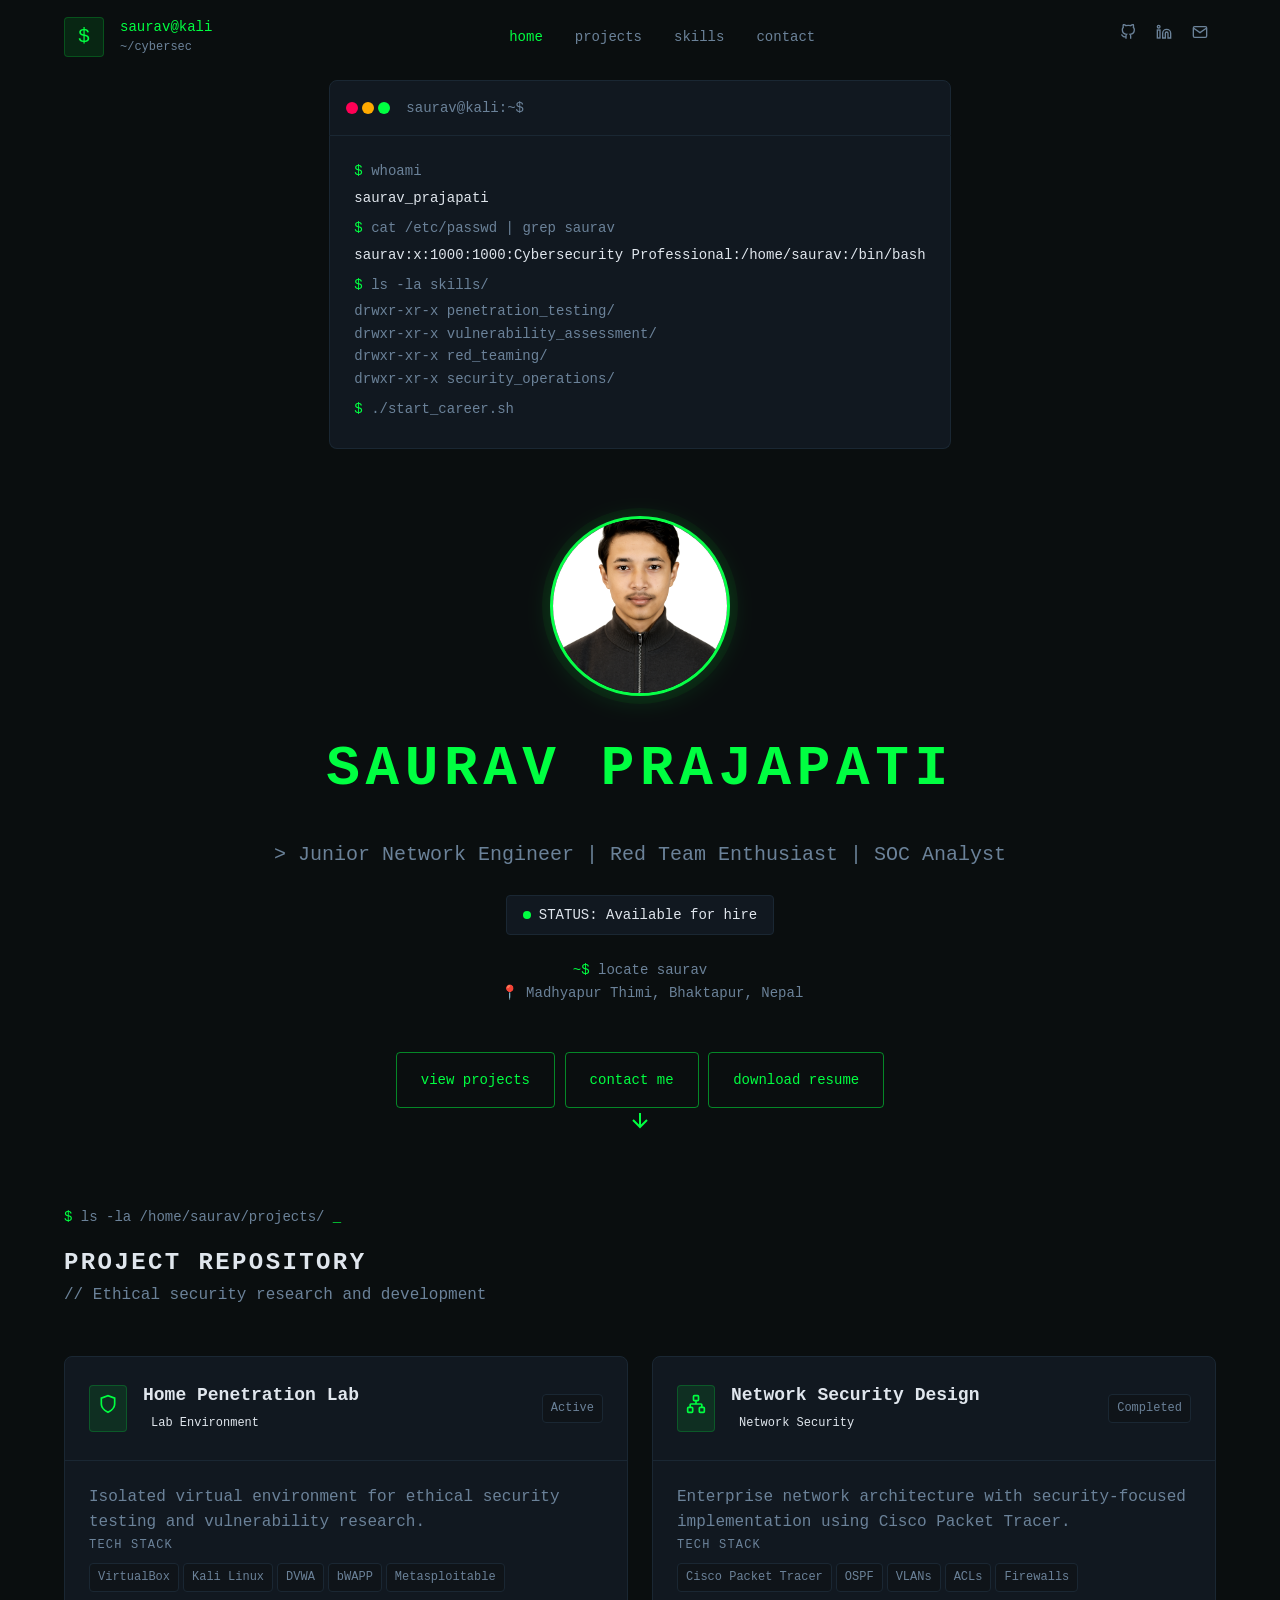
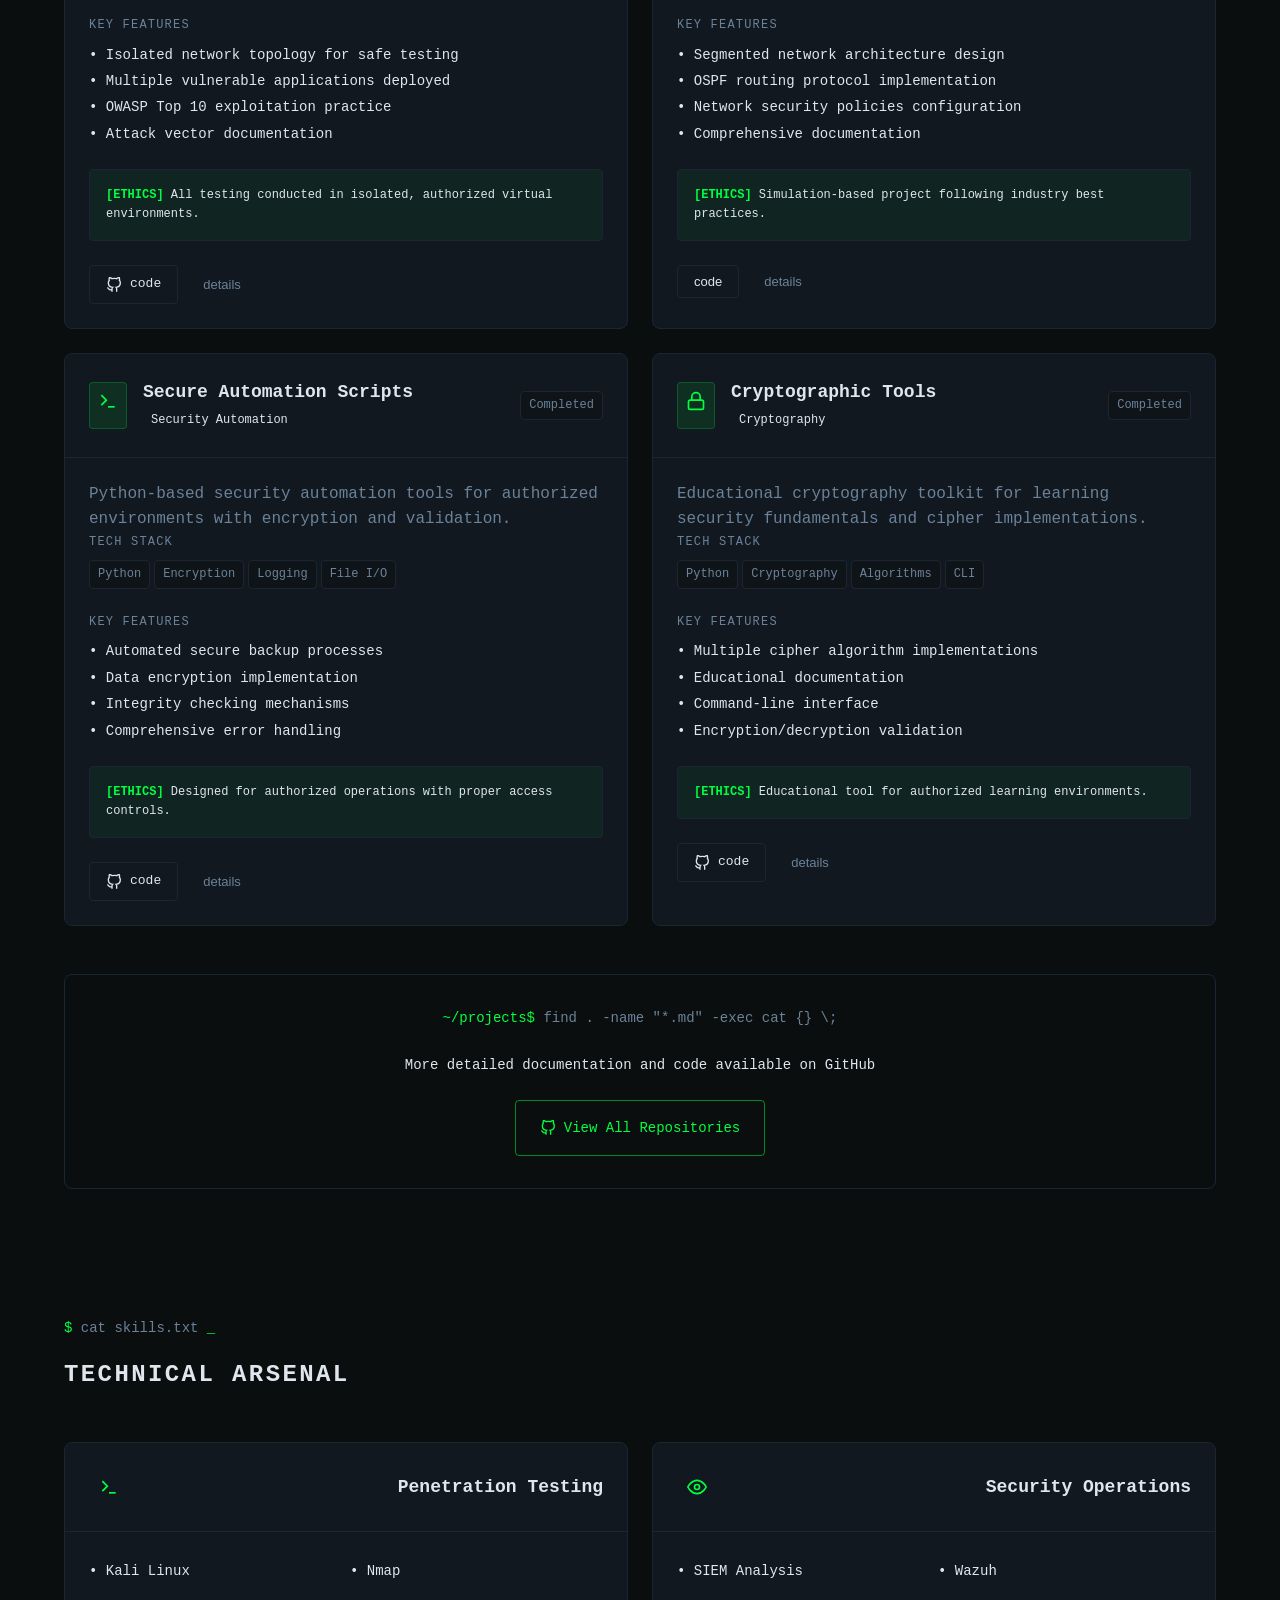
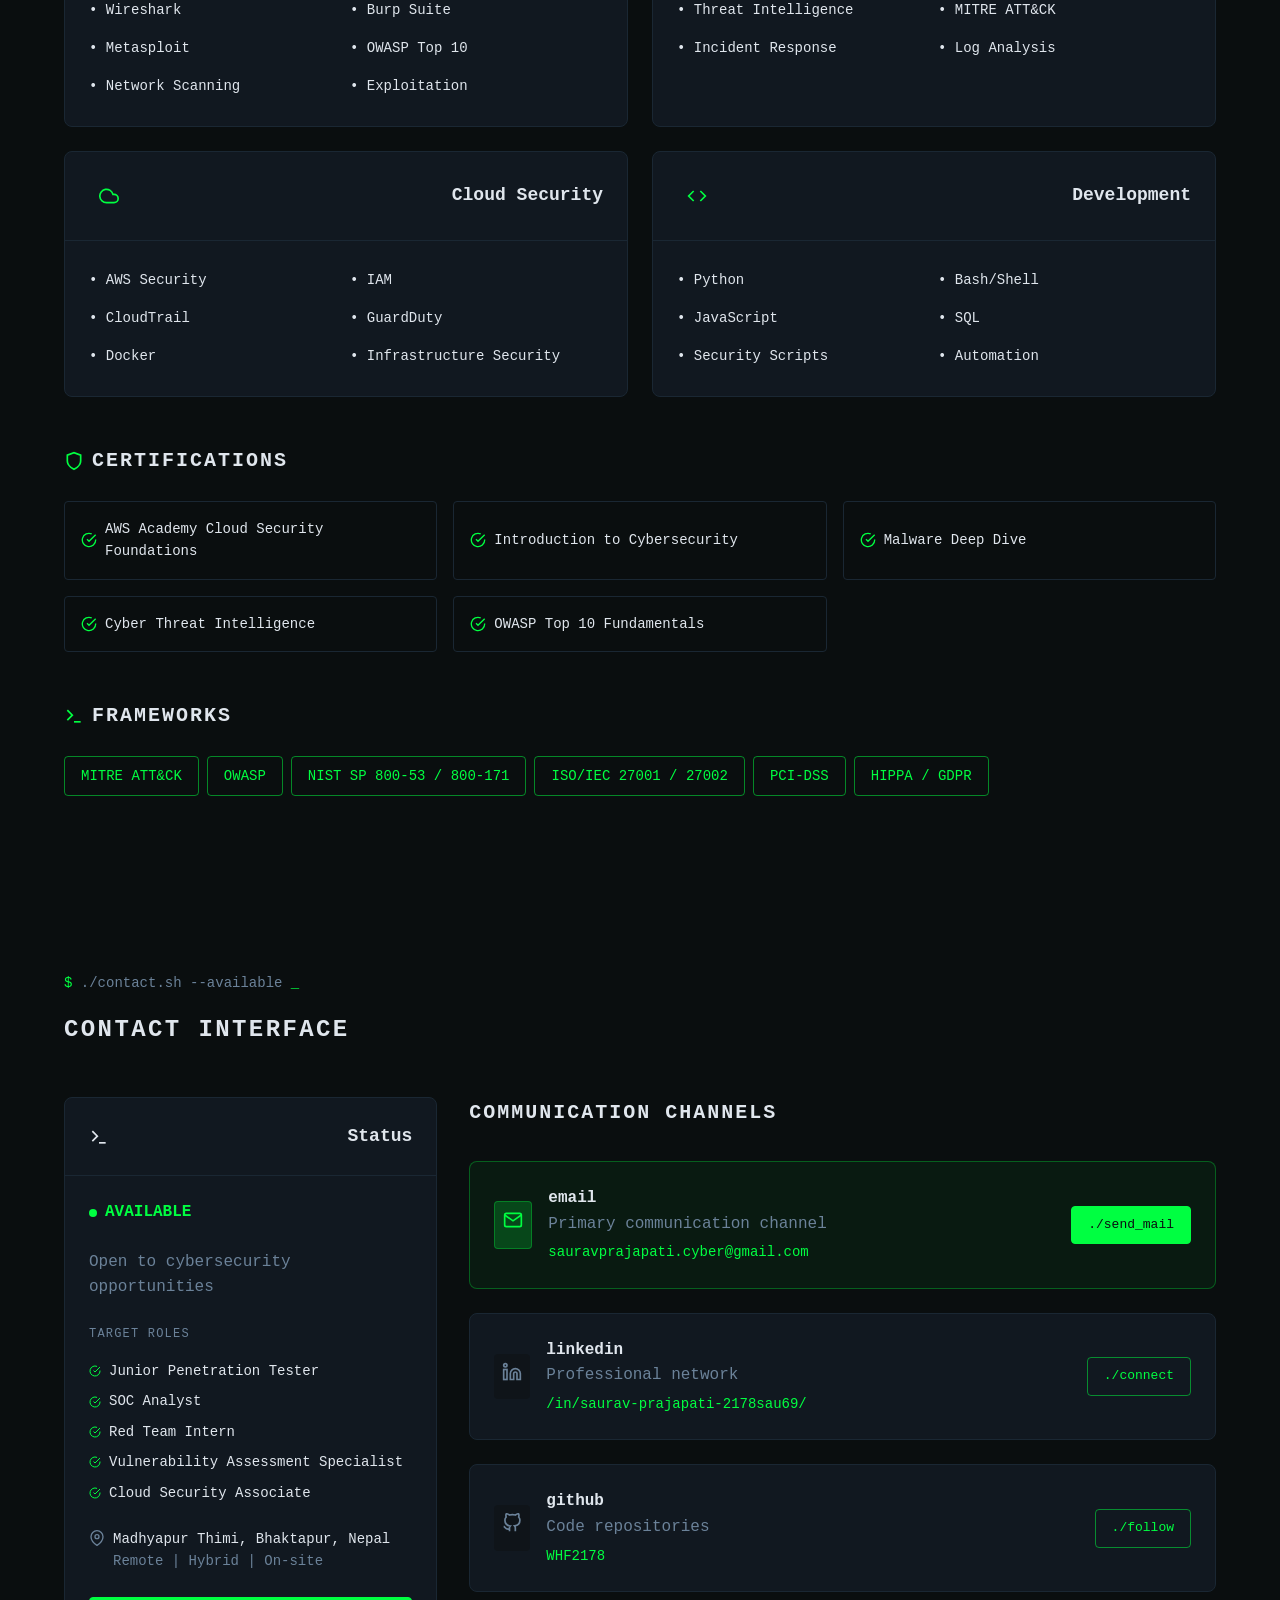
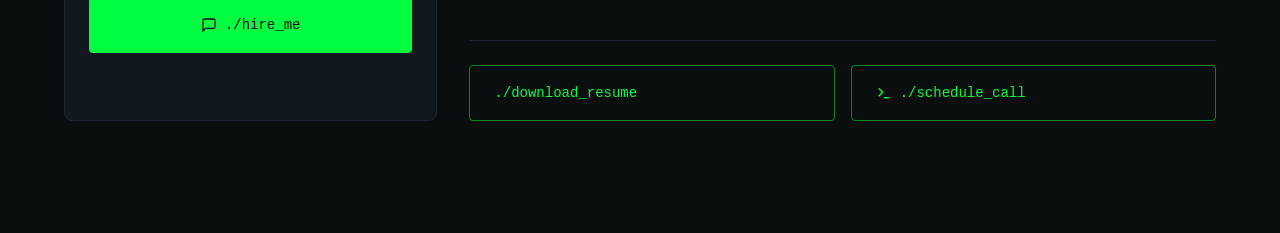
<file: index.html>
<!DOCTYPE html>
<html lang="en">
<head>
    <meta charset="UTF-8">
    <meta name="viewport" content="width=device-width, initial-scale=1.0">
    <meta name="description" content="Saurav Prajapati - Cybersecurity Professional | Penetration Tester | Red Team Enthusiast | SOC Analyst">
    <title>Saurav Prajapati | Cybersecurity Professional</title>
    <link rel="stylesheet" href="portfolio-styles.css">
</head>
<body>
    <!-- Header -->
    <header id="header">
        <div class="container">
            <div class="header-content">
                <a href="#home" class="logo">
                    <div class="logo-icon">$</div>
                    <div class="logo-text">
                        <div class="logo-title">saurav@kali</div>
                        <div class="logo-subtitle">~/cybersec</div>
                    </div>
                </a>

                <nav class="desktop-nav">
                    <a href="#home" class="nav-link active">home</a>
                    <a href="#projects" class="nav-link">projects</a>
                    <a href="#skills" class="nav-link">skills</a>
                    <a href="#contact" class="nav-link">contact</a>
                </nav>

                <div class="header-actions">
                    <div class="social-links">
                        <a href="https://github.com/WHF2178" target="_blank" rel="noopener noreferrer" class="social-link">
                            <svg width="16" height="16" viewBox="0 0 24 24" fill="none" stroke="currentColor" stroke-width="2">
                                <path d="M9 19c-5 1.5-5-2.5-7-3m14 6v-3.87a3.37 3.37 0 0 0-.94-2.61c3.14-.35 6.44-1.54 6.44-7A5.44 5.44 0 0 0 20 4.77 5.07 5.07 0 0 0 19.91 1S18.73.65 16 2.48a13.38 13.38 0 0 0-7 0C6.27.65 5.09 1 5.09 1A5.07 5.07 0 0 0 5 4.77a5.44 5.44 0 0 0-1.5 3.78c0 5.42 3.3 6.61 6.44 7A3.37 3.37 0 0 0 9 18.13V22"></path>
                            </svg>
                        </a>
                        <a href="https://linkedin.com/in/saurav-prajapati-2178sau69/" target="_blank" rel="noopener noreferrer" class="social-link">
                            <svg width="16" height="16" viewBox="0 0 24 24" fill="none" stroke="currentColor" stroke-width="2">
                                <path d="M16 8a6 6 0 0 1 6 6v7h-4v-7a2 2 0 0 0-2-2 2 2 0 0 0-2 2v7h-4v-7a6 6 0 0 1 6-6z"></path>
                                <rect x="2" y="9" width="4" height="12"></rect>
                                <circle cx="4" cy="4" r="2"></circle>
                            </svg>
                        </a>
                        <a href="mailto:sauravprajapati.cyber@gmail.com" class="social-link">
                            <svg width="16" height="16" viewBox="0 0 24 24" fill="none" stroke="currentColor" stroke-width="2">
                                <path d="M4 4h16c1.1 0 2 .9 2 2v12c0 1.1-.9 2-2 2H4c-1.1 0-2-.9-2-2V6c0-1.1.9-2 2-2z"></path>
                                <polyline points="22,6 12,13 2,6"></polyline>
                            </svg>
                        </a>
                    </div>
                    <button class="mobile-menu-btn" id="mobileMenuBtn">
                        <svg width="24" height="24" viewBox="0 0 24 24" fill="none" stroke="currentColor" stroke-width="2">
                            <line x1="3" y1="12" x2="21" y2="12"></line>
                            <line x1="3" y1="6" x2="21" y2="6"></line>
                            <line x1="3" y1="18" x2="21" y2="18"></line>
                        </svg>
                    </button>
                </div>
            </div>
        </div>
    </header>

    <!-- Mobile Menu -->
    <div class="mobile-menu" id="mobileMenu">
        <div class="mobile-menu-header">
            <div>saurav@mobile:~$</div>
            <div class="text-muted">ls navigation/</div>
        </div>
        <nav class="mobile-nav">
            <a href="#home" class="mobile-nav-link">./home</a>
            <a href="#projects" class="mobile-nav-link">./projects</a>
            <a href="#skills" class="mobile-nav-link">./skills</a>
            <a href="#contact" class="mobile-nav-link">./contact</a>
        </nav>
        <div class="mobile-social">
            <p class="text-muted">external_links/</p>
            <a href="https://github.com/WHF2178" target="_blank">./github</a>
            <a href="https://linkedin.com/in/saurav-prajapati-2178sau69/" target="_blank">./linkedin</a>
            <a href="mailto:sauravprajapati.cyber@gmail.com">./email</a>
        </div>
    </div>

    <!-- Hero Section -->
    <section id="home" class="hero">
        <div class="container">
            <div class="hero-content">
                <!-- Terminal -->
                <div class="terminal">
                    <div class="terminal-header">
                        <div class="terminal-dots">
                            <span class="dot red"></span>
                            <span class="dot yellow"></span>
                            <span class="dot green"></span>
                        </div>
                        <span class="terminal-title">saurav@kali:~$</span>
                    </div>
                    <div class="terminal-body">
                        <div class="terminal-line">
                            <span class="prompt">$</span>
                            <span class="text-muted"> whoami</span>
                        </div>
                        <div class="terminal-output">saurav_prajapati</div>
                        <div class="terminal-line">
                            <span class="prompt">$</span>
                            <span class="text-muted"> cat /etc/passwd | grep saurav</span>
                        </div>
                        <div class="terminal-output">saurav:x:1000:1000:Cybersecurity Professional:/home/saurav:/bin/bash</div>
                        <div class="terminal-line">
                            <span class="prompt">$</span>
                            <span class="text-muted"> ls -la skills/</span>
                        </div>
                        <div class="terminal-output text-muted">
                            <div>drwxr-xr-x penetration_testing/</div>
                            <div>drwxr-xr-x vulnerability_assessment/</div>
                            <div>drwxr-xr-x red_teaming/</div>
                            <div>drwxr-xr-x security_operations/</div>
                        </div>
                        <div class="terminal-line">
                            <span class="prompt">$</span>
                            <span class="text-muted"> ./start_career.sh</span>
                            <span class="cursor">_</span>
                        </div>
                    </div>
                </div>

                <!-- Main Info -->
                <div class="hero-info">
                    <div class="profile-photo">
                        <img src="assets/port.png" alt="Saurav Prajapati" class="profile-img">
                    </div>
                    <h1 class="hero-title">
                        <span class="text-primary">Saurav Prajapati</span>
                    </h1>
                    
                    <p class="hero-subtitle">
                        &gt; Junior Network Engineer | Red Team Enthusiast | SOC Analyst
                    </p>

                    <div class="status-indicator">
                        <span class="status-dot"></span>
                        <span>STATUS: Available for hire</span>
                    </div>

                    <div class="location">
                        <span class="prompt">~$</span> locate saurav
                        <br>
                        <span class="ml-4">📍 Madhyapur Thimi, Bhaktapur, Nepal</span>
                    </div>
                </div>

                <!-- Hero Actions -->
                <div>
                    <a href="#projects" class="btn btn-minimal">view projects</a>
                    <a href="#contact" class="btn btn-minimal">contact me</a>
                    <a href="assets/SauravPrajapati_CV.pdf" class="btn btn-minimal">download resume</a>
                </div>  


                <!-- Scroll Indicator -->
                <div class="scroll-indicator">
                    <svg width="24" height="24" viewBox="0 0 24 24" fill="none" stroke="currentColor" stroke-width="2">
                        <line x1="12" y1="5" x2="12" y2="19"></line>
                        <polyline points="19 12 12 19 5 12"></polyline>
                    </svg>
                </div>
            </div>
        </div>
    </section>

    <!-- Projects Section -->
    <section id="projects" class="section">
        <div class="container">
            <div class="section-header">
                <div class="command-line">
                    <span class="prompt">$</span>
                    <span class="text-muted"> ls -la /home/saurav/projects/</span>
                    <span class="cursor">_</span>
                </div>
                <h2 class="section-title">Project Repository</h2>
                <p class="text-muted">// Ethical security research and development</p>
            </div>

            <div class="projects-grid">
                <!-- Project 1 -->
                <div class="card">
                    <div class="card-header">
                        <div class="project-info">
                            <div class="project-icon">
                                <svg width="20" height="20" viewBox="0 0 24 24" fill="none" stroke="currentColor" stroke-width="2">
                                    <path d="M12 22s8-4 8-10V5l-8-3-8 3v7c0 6 8 10 8 10z"></path>
                                </svg>
                            </div>
                            <div>
                                <h3 class="card-title">Home Penetration Lab</h3>
                                <span class="badge badge-sm">Lab Environment</span>
                            </div>
                        </div>
                        <span class="badge badge-secondary">Active</span>
                    </div>
                    <div class="card-content">
                        <p class="text-muted">Isolated virtual environment for ethical security testing and vulnerability research.</p>
                        
                        <div class="tech-stack">
                            <div class="label">Tech Stack</div>
                            <div class="badges">
                                <span class="badge badge-secondary">VirtualBox</span>
                                <span class="badge badge-secondary">Kali Linux</span>
                                <span class="badge badge-secondary">DVWA</span>
                                <span class="badge badge-secondary">bWAPP</span>
                                <span class="badge badge-secondary">Metasploitable</span>
                            </div>
                        </div>

                        <div class="highlights">
                            <div class="label">Key Features</div>
                            <div class="highlight-item">• Isolated network topology for safe testing</div>
                            <div class="highlight-item">• Multiple vulnerable applications deployed</div>
                            <div class="highlight-item">• OWASP Top 10 exploitation practice</div>
                            <div class="highlight-item">• Attack vector documentation</div>
                        </div>

                        <div class="ethics-note">
                            <span class="ethics-badge">[ETHICS]</span> All testing conducted in isolated, authorized virtual environments.
                        </div>

                        <div class="card-actions">
                            <a href="https://github.com/WHF2178" target="_blank" class="btn btn-outline btn-sm">
                                <svg width="16" height="16" viewBox="0 0 24 24" fill="none" stroke="currentColor" stroke-width="2">
                                    <path d="M9 19c-5 1.5-5-2.5-7-3m14 6v-3.87a3.37 3.37 0 0 0-.94-2.61c3.14-.35 6.44-1.54 6.44-7A5.44 5.44 0 0 0 20 4.77 5.07 5.07 0 0 0 19.91 1S18.73.65 16 2.48a13.38 13.38 0 0 0-7 0C6.27.65 5.09 1 5.09 1A5.07 5.07 0 0 0 5 4.77a5.44 5.44 0 0 0-1.5 3.78c0 5.42 3.3 6.61 6.44 7A3.37 3.37 0 0 0 9 18.13V22"></path>
                                </svg>
                                code
                            </a>
                            <button class="btn btn-ghost btn-sm">details</button>
                        </div>
                    </div>
                </div>

                <!-- Project 2 -->
                <div class="card">
                    <div class="card-header">
                        <div class="project-info">
                            <div class="project-icon">
                                <svg width="20" height="20" viewBox="0 0 24 24" fill="none" stroke="currentColor" stroke-width="2">
                                    <rect x="16" y="16" width="6" height="6" rx="1"></rect>
                                    <rect x="2" y="16" width="6" height="6" rx="1"></rect>
                                    <rect x="9" y="2" width="6" height="6" rx="1"></rect>
                                    <path d="M5 16v-3a1 1 0 0 1 1-1h12a1 1 0 0 1 1 1v3"></path>
                                    <path d="M12 12V8"></path>
                                </svg>
                            </div>
                            <div>
                                <h3 class="card-title">Network Security Design</h3>
                                <span class="badge badge-sm">Network Security</span>
                            </div>
                        </div>
                        <span class="badge badge-secondary">Completed</span>
                    </div>
                    <div class="card-content">
                        <p class="text-muted">Enterprise network architecture with security-focused implementation using Cisco Packet Tracer.</p>
                        
                        <div class="tech-stack">
                            <div class="label">Tech Stack</div>
                            <div class="badges">
                                <span class="badge badge-secondary">Cisco Packet Tracer</span>
                                <span class="badge badge-secondary">OSPF</span>
                                <span class="badge badge-secondary">VLANs</span>
                                <span class="badge badge-secondary">ACLs</span>
                                <span class="badge badge-secondary">Firewalls</span>
                            </div>
                        </div>

                        <div class="highlights">
                            <div class="label">Key Features</div>
                            <div class="highlight-item">• Segmented network architecture design</div>
                            <div class="highlight-item">• OSPF routing protocol implementation</div>
                            <div class="highlight-item">• Network security policies configuration</div>
                            <div class="highlight-item">• Comprehensive documentation</div>
                        </div>

                        <div class="ethics-note">
                            <span class="ethics-badge">[ETHICS]</span> Simulation-based project following industry best practices.
                        </div>

                        <div class="card-actions">
                            <button class="btn btn-outline btn-sm">code</button>
                            <button class="btn btn-ghost btn-sm">details</button>
                        </div>
                    </div>
                </div>

                <!-- Project 3 -->
                <div class="card">
                    <div class="card-header">
                        <div class="project-info">
                            <div class="project-icon">
                                <svg width="20" height="20" viewBox="0 0 24 24" fill="none" stroke="currentColor" stroke-width="2">
                                    <polyline points="4 17 10 11 4 5"></polyline>
                                    <line x1="12" y1="19" x2="20" y2="19"></line>
                                </svg>
                            </div>
                            <div>
                                <h3 class="card-title">Secure Automation Scripts</h3>
                                <span class="badge badge-sm">Security Automation</span>
                            </div>
                        </div>
                        <span class="badge badge-secondary">Completed</span>
                    </div>
                    <div class="card-content">
                        <p class="text-muted">Python-based security automation tools for authorized environments with encryption and validation.</p>
                        
                        <div class="tech-stack">
                            <div class="label">Tech Stack</div>
                            <div class="badges">
                                <span class="badge badge-secondary">Python</span>
                                <span class="badge badge-secondary">Encryption</span>
                                <span class="badge badge-secondary">Logging</span>
                                <span class="badge badge-secondary">File I/O</span>
                            </div>
                        </div>

                        <div class="highlights">
                            <div class="label">Key Features</div>
                            <div class="highlight-item">• Automated secure backup processes</div>
                            <div class="highlight-item">• Data encryption implementation</div>
                            <div class="highlight-item">• Integrity checking mechanisms</div>
                            <div class="highlight-item">• Comprehensive error handling</div>
                        </div>

                        <div class="ethics-note">
                            <span class="ethics-badge">[ETHICS]</span> Designed for authorized operations with proper access controls.
                        </div>

                        <div class="card-actions">
                            <a href="https://github.com/WHF2178" target="_blank" class="btn btn-outline btn-sm">
                                <svg width="16" height="16" viewBox="0 0 24 24" fill="none" stroke="currentColor" stroke-width="2">
                                    <path d="M9 19c-5 1.5-5-2.5-7-3m14 6v-3.87a3.37 3.37 0 0 0-.94-2.61c3.14-.35 6.44-1.54 6.44-7A5.44 5.44 0 0 0 20 4.77 5.07 5.07 0 0 0 19.91 1S18.73.65 16 2.48a13.38 13.38 0 0 0-7 0C6.27.65 5.09 1 5.09 1A5.07 5.07 0 0 0 5 4.77a5.44 5.44 0 0 0-1.5 3.78c0 5.42 3.3 6.61 6.44 7A3.37 3.37 0 0 0 9 18.13V22"></path>
                                </svg>
                                code
                            </a>
                            <button class="btn btn-ghost btn-sm">details</button>
                        </div>
                    </div>
                </div>

                <!-- Project 4 -->
                <div class="card">
                    <div class="card-header">
                        <div class="project-info">
                            <div class="project-icon">
                                <svg width="20" height="20" viewBox="0 0 24 24" fill="none" stroke="currentColor" stroke-width="2">
                                    <rect x="3" y="11" width="18" height="11" rx="2" ry="2"></rect>
                                    <path d="M7 11V7a5 5 0 0 1 10 0v4"></path>
                                </svg>
                            </div>
                            <div>
                                <h3 class="card-title">Cryptographic Tools</h3>
                                <span class="badge badge-sm">Cryptography</span>
                            </div>
                        </div>
                        <span class="badge badge-secondary">Completed</span>
                    </div>
                    <div class="card-content">
                        <p class="text-muted">Educational cryptography toolkit for learning security fundamentals and cipher implementations.</p>
                        
                        <div class="tech-stack">
                            <div class="label">Tech Stack</div>
                            <div class="badges">
                                <span class="badge badge-secondary">Python</span>
                                <span class="badge badge-secondary">Cryptography</span>
                                <span class="badge badge-secondary">Algorithms</span>
                                <span class="badge badge-secondary">CLI</span>
                            </div>
                        </div>

                        <div class="highlights">
                            <div class="label">Key Features</div>
                            <div class="highlight-item">• Multiple cipher algorithm implementations</div>
                            <div class="highlight-item">• Educational documentation</div>
                            <div class="highlight-item">• Command-line interface</div>
                            <div class="highlight-item">• Encryption/decryption validation</div>
                        </div>

                        <div class="ethics-note">
                            <span class="ethics-badge">[ETHICS]</span> Educational tool for authorized learning environments.
                        </div>

                        <div class="card-actions">
                            <a href="https://github.com/WHF2178" target="_blank" class="btn btn-outline btn-sm">
                                <svg width="16" height="16" viewBox="0 0 24 24" fill="none" stroke="currentColor" stroke-width="2">
                                    <path d="M9 19c-5 1.5-5-2.5-7-3m14 6v-3.87a3.37 3.37 0 0 0-.94-2.61c3.14-.35 6.44-1.54 6.44-7A5.44 5.44 0 0 0 20 4.77 5.07 5.07 0 0 0 19.91 1S18.73.65 16 2.48a13.38 13.38 0 0 0-7 0C6.27.65 5.09 1 5.09 1A5.07 5.07 0 0 0 5 4.77a5.44 5.44 0 0 0-1.5 3.78c0 5.42 3.3 6.61 6.44 7A3.37 3.37 0 0 0 9 18.13V22"></path>
                                </svg>
                                code
                            </a>
                            <button class="btn btn-ghost btn-sm">details</button>
                        </div>
                    </div>
                </div>
            </div>

            <!-- Footer CTA -->
            <div class="cta-box">
                <div class="command-line">
                    <span class="prompt">~/projects$</span>
                    <span class="text-muted"> find . -name "*.md" -exec cat {} \;</span>
                </div>
                <p>More detailed documentation and code available on GitHub</p>
                <a href="https://github.com/WHF2178" target="_blank" class="btn btn-minimal">
                    <svg width="16" height="16" viewBox="0 0 24 24" fill="none" stroke="currentColor" stroke-width="2">
                        <path d="M9 19c-5 1.5-5-2.5-7-3m14 6v-3.87a3.37 3.37 0 0 0-.94-2.61c3.14-.35 6.44-1.54 6.44-7A5.44 5.44 0 0 0 20 4.77 5.07 5.07 0 0 0 19.91 1S18.73.65 16 2.48a13.38 13.38 0 0 0-7 0C6.27.65 5.09 1 5.09 1A5.07 5.07 0 0 0 5 4.77a5.44 5.44 0 0 0-1.5 3.78c0 5.42 3.3 6.61 6.44 7A3.37 3.37 0 0 0 9 18.13V22"></path>
                    </svg>
                    View All Repositories
                </a>
            </div>
        </div>
    </section>

    <!-- Skills Section -->
    <section id="skills" class="section">
        <div class="container">
            <div class="section-header">
                <div class="command-line">
                    <span class="prompt">$</span>
                    <span class="text-muted"> cat skills.txt</span>
                    <span class="cursor">_</span>
                </div>
                <h2 class="section-title">Technical Arsenal</h2>
            </div>

            <div class="skills-grid">
                <!-- Penetration Testing -->
                <div class="card">
                    <div class="card-header">
                        <div class="skill-icon">
                            <svg width="20" height="20" viewBox="0 0 24 24" fill="none" stroke="currentColor" stroke-width="2">
                                <polyline points="4 17 10 11 4 5"></polyline>
                                <line x1="12" y1="19" x2="20" y2="19"></line>
                            </svg>
                        </div>
                        <h3 class="card-title">Penetration Testing</h3>
                    </div>
                    <div class="card-content">
                        <div class="skills-list">
                            <div class="skill-item">• Kali Linux</div>
                            <div class="skill-item">• Nmap</div>
                            <div class="skill-item">• Wireshark</div>
                            <div class="skill-item">• Burp Suite</div>
                            <div class="skill-item">• Metasploit</div>
                            <div class="skill-item">• OWASP Top 10</div>
                            <div class="skill-item">• Network Scanning</div>
                            <div class="skill-item">• Exploitation</div>
                        </div>
                    </div>
                </div>

                <!-- Security Operations -->
                <div class="card">
                    <div class="card-header">
                        <div class="skill-icon">
                            <svg width="20" height="20" viewBox="0 0 24 24" fill="none" stroke="currentColor" stroke-width="2">
                                <path d="M1 12s4-8 11-8 11 8 11 8-4 8-11 8-11-8-11-8z"></path>
                                <circle cx="12" cy="12" r="3"></circle>
                            </svg>
                        </div>
                        <h3 class="card-title">Security Operations</h3>
                    </div>
                    <div class="card-content">
                        <div class="skills-list">
                            <div class="skill-item">• SIEM Analysis</div>
                            <div class="skill-item">• Wazuh</div>
                            <div class="skill-item">• Threat Intelligence</div>
                            <div class="skill-item">• MITRE ATT&CK</div>
                            <div class="skill-item">• Incident Response</div>
                            <div class="skill-item">• Log Analysis</div>
                        </div>
                    </div>
                </div>

                <!-- Cloud Security -->
                <div class="card">
                    <div class="card-header">
                        <div class="skill-icon">
                            <svg width="20" height="20" viewBox="0 0 24 24" fill="none" stroke="currentColor" stroke-width="2">
                                <path d="M18 10h-1.26A8 8 0 1 0 9 20h9a5 5 0 0 0 0-10z"></path>
                            </svg>
                        </div>
                        <h3 class="card-title">Cloud Security</h3>
                    </div>
                    <div class="card-content">
                        <div class="skills-list">
                            <div class="skill-item">• AWS Security</div>
                            <div class="skill-item">• IAM</div>
                            <div class="skill-item">• CloudTrail</div>
                            <div class="skill-item">• GuardDuty</div>
                            <div class="skill-item">• Docker</div>
                            <div class="skill-item">• Infrastructure Security</div>
                        </div>
                    </div>
                </div>

                <!-- Development -->
                <div class="card">
                    <div class="card-header">
                        <div class="skill-icon">
                            <svg width="20" height="20" viewBox="0 0 24 24" fill="none" stroke="currentColor" stroke-width="2">
                                <polyline points="16 18 22 12 16 6"></polyline>
                                <polyline points="8 6 2 12 8 18"></polyline>
                            </svg>
                        </div>
                        <h3 class="card-title">Development</h3>
                    </div>
                    <div class="card-content">
                        <div class="skills-list">
                            <div class="skill-item">• Python</div>
                            <div class="skill-item">• Bash/Shell</div>
                            <div class="skill-item">• JavaScript</div>
                            <div class="skill-item">• SQL</div>
                            <div class="skill-item">• Security Scripts</div>
                            <div class="skill-item">• Automation</div>
                        </div>
                    </div>
                </div>
            </div>

            <!-- Certifications -->
            <div class="certifications">
                <div class="cert-header">
                    <svg width="20" height="20" viewBox="0 0 24 24" fill="none" stroke="currentColor" stroke-width="2">
                        <path d="M12 22s8-4 8-10V5l-8-3-8 3v7c0 6 8 10 8 10z"></path>
                    </svg>
                    <h3>Certifications</h3>
                </div>
                <div class="cert-grid">
                    <div class="cert-item">
                        <svg width="16" height="16" viewBox="0 0 24 24" fill="none" stroke="currentColor" stroke-width="2">
                            <path d="M22 11.08V12a10 10 0 1 1-5.93-9.14"></path>
                            <polyline points="22 4 12 14.01 9 11.01"></polyline>
                        </svg>
                        <span>AWS Academy Cloud Security Foundations</span>
                    </div>
                    <div class="cert-item">
                        <svg width="16" height="16" viewBox="0 0 24 24" fill="none" stroke="currentColor" stroke-width="2">
                            <path d="M22 11.08V12a10 10 0 1 1-5.93-9.14"></path>
                            <polyline points="22 4 12 14.01 9 11.01"></polyline>
                        </svg>
                        <span>Introduction to Cybersecurity</span>
                    </div>
                    <div class="cert-item">
                        <svg width="16" height="16" viewBox="0 0 24 24" fill="none" stroke="currentColor" stroke-width="2">
                            <path d="M22 11.08V12a10 10 0 1 1-5.93-9.14"></path>
                            <polyline points="22 4 12 14.01 9 11.01"></polyline>
                        </svg>
                        <span>Malware Deep Dive</span>
                    </div>
                    <div class="cert-item">
                        <svg width="16" height="16" viewBox="0 0 24 24" fill="none" stroke="currentColor" stroke-width="2">
                            <path d="M22 11.08V12a10 10 0 1 1-5.93-9.14"></path>
                            <polyline points="22 4 12 14.01 9 11.01"></polyline>
                        </svg>
                        <span>Cyber Threat Intelligence</span>
                    </div>
                    <div class="cert-item">
                        <svg width="16" height="16" viewBox="0 0 24 24" fill="none" stroke="currentColor" stroke-width="2">
                            <path d="M22 11.08V12a10 10 0 1 1-5.93-9.14"></path>
                            <polyline points="22 4 12 14.01 9 11.01"></polyline>
                        </svg>
                        <span>OWASP Top 10 Fundamentals</span>
                    </div>
                </div>
            </div>

            <!-- Frameworks -->
            <div class="frameworks">
                <div class="framework-header">
                    <svg width="20" height="20" viewBox="0 0 24 24" fill="none" stroke="currentColor" stroke-width="2">
                        <polyline points="4 17 10 11 4 5"></polyline>
                        <line x1="12" y1="19" x2="20" y2="19"></line>
                    </svg>
                    <h3>Frameworks</h3>
                </div>
                <div class="framework-badges">
                    <span class="badge badge-outline">MITRE ATT&CK</span>
                    <span class="badge badge-outline">OWASP</span>
                    <span class="badge badge-outline">NIST SP 800-53 / 800-171</span>
                    <span class="badge badge-outline">ISO/IEC 27001 / 27002</span>
                    <span class="badge badge-outline">PCI-DSS</span>
                    <span class="badge badge-outline">HIPPA / GDPR </span>
                </div>
            </div>
        </div>
    </section>

    <!-- Contact Section -->
    <section id="contact" class="section">
        <div class="container">
            <div class="section-header">
                <div class="command-line">
                    <span class="prompt">$</span>
                    <span class="text-muted"> ./contact.sh --available</span>
                    <span class="cursor">_</span>
                </div>
                <h2 class="section-title">Contact Interface</h2>
            </div>

            <div class="contact-grid">
                <!-- Status Panel -->
                <div class="card status-card">
                    <div class="card-header">
                        <svg width="20" height="20" viewBox="0 0 24 24" fill="none" stroke="currentColor" stroke-width="2">
                            <polyline points="4 17 10 11 4 5"></polyline>
                            <line x1="12" y1="19" x2="20" y2="19"></line>
                        </svg>
                        <h3 class="card-title">Status</h3>
                    </div>
                    <div class="card-content">
                        <div class="availability">
                            <div class="status-dot"></div>
                            <span class="status-text">AVAILABLE</span>
                        </div>
                        <p class="text-muted">Open to cybersecurity opportunities</p>

                        <div class="target-roles">
                            <div class="label">Target Roles</div>
                            <div class="role-item">
                                <svg width="12" height="12" viewBox="0 0 24 24" fill="none" stroke="currentColor" stroke-width="2">
                                    <path d="M22 11.08V12a10 10 0 1 1-5.93-9.14"></path>
                                    <polyline points="22 4 12 14.01 9 11.01"></polyline>
                                </svg>
                                Junior Penetration Tester
                            </div>
                            <div class="role-item">
                                <svg width="12" height="12" viewBox="0 0 24 24" fill="none" stroke="currentColor" stroke-width="2">
                                    <path d="M22 11.08V12a10 10 0 1 1-5.93-9.14"></path>
                                    <polyline points="22 4 12 14.01 9 11.01"></polyline>
                                </svg>
                                SOC Analyst
                            </div>
                            <div class="role-item">
                                <svg width="12" height="12" viewBox="0 0 24 24" fill="none" stroke="currentColor" stroke-width="2">
                                    <path d="M22 11.08V12a10 10 0 1 1-5.93-9.14"></path>
                                    <polyline points="22 4 12 14.01 9 11.01"></polyline>
                                </svg>
                                Red Team Intern
                            </div>
                            <div class="role-item">
                                <svg width="12" height="12" viewBox="0 0 24 24" fill="none" stroke="currentColor" stroke-width="2">
                                    <path d="M22 11.08V12a10 10 0 1 1-5.93-9.14"></path>
                                    <polyline points="22 4 12 14.01 9 11.01"></polyline>
                                </svg>
                                Vulnerability Assessment Specialist
                            </div>
                            <div class="role-item">
                                <svg width="12" height="12" viewBox="0 0 24 24" fill="none" stroke="currentColor" stroke-width="2">
                                    <path d="M22 11.08V12a10 10 0 1 1-5.93-9.14"></path>
                                    <polyline points="22 4 12 14.01 9 11.01"></polyline>
                                </svg>
                                Cloud Security Associate
                            </div>
                        </div>

                        <div class="location-info">
                            <svg width="16" height="16" viewBox="0 0 24 24" fill="none" stroke="currentColor" stroke-width="2">
                                <path d="M21 10c0 7-9 13-9 13s-9-6-9-13a9 9 0 0 1 18 0z"></path>
                                <circle cx="12" cy="10" r="3"></circle>
                            </svg>
                            <div>
                                <div>Madhyapur Thimi, Bhaktapur, Nepal</div>
                                <div class="text-muted">Remote | Hybrid | On-site</div>
                            </div>
                        </div>

                        <a href="mailto:sauravprajapati.cyber@gmail.com?subject=Cybersecurity Opportunity" class="btn btn-terminal btn-block">
                            <svg width="16" height="16" viewBox="0 0 24 24" fill="none" stroke="currentColor" stroke-width="2">
                                <path d="M21 15a2 2 0 0 1-2 2H7l-4 4V5a2 2 0 0 1 2-2h14a2 2 0 0 1 2 2z"></path>
                            </svg>
                            ./hire_me
                        </a>
                    </div>
                </div>

                <!-- Contact Methods -->
                <div class="contact-methods">
                    <h3 class="methods-title">Communication Channels</h3>

                    <!-- Email -->
                    <div class="contact-card primary-contact">
                        <div class="contact-info">
                            <div class="contact-icon primary">
                                <svg width="20" height="20" viewBox="0 0 24 24" fill="none" stroke="currentColor" stroke-width="2">
                                    <path d="M4 4h16c1.1 0 2 .9 2 2v12c0 1.1-.9 2-2 2H4c-1.1 0-2-.9-2-2V6c0-1.1.9-2 2-2z"></path>
                                    <polyline points="22,6 12,13 2,6"></polyline>
                                </svg>
                            </div>
                            <div>
                                <div class="contact-title">email</div>
                                <div class="text-muted">Primary communication channel</div>
                                <div class="contact-value">sauravprajapati.cyber@gmail.com</div>
                            </div>
                        </div>
                        <a href="mailto:sauravprajapati.cyber@gmail.com" class="btn btn-terminal btn-sm">./send_mail</a>
                    </div>

                    <!-- LinkedIn -->
                    <div class="contact-card">
                        <div class="contact-info">
                            <div class="contact-icon">
                                <svg width="20" height="20" viewBox="0 0 24 24" fill="none" stroke="currentColor" stroke-width="2">
                                    <path d="M16 8a6 6 0 0 1 6 6v7h-4v-7a2 2 0 0 0-2-2 2 2 0 0 0-2 2v7h-4v-7a6 6 0 0 1 6-6z"></path>
                                    <rect x="2" y="9" width="4" height="12"></rect>
                                    <circle cx="4" cy="4" r="2"></circle>
                                </svg>
                            </div>
                            <div>
                                <div class="contact-title">linkedin</div>
                                <div class="text-muted">Professional network</div>
                                <div class="contact-value">/in/saurav-prajapati-2178sau69/</div>
                            </div>
                        </div>
                        <a href="https://linkedin.com/in/saurav-prajapati-2178sau69/" target="_blank" class="btn btn-minimal btn-sm">./connect</a>
                    </div>

                    <!-- GitHub -->
                    <div class="contact-card">
                        <div class="contact-info">
                            <div class="contact-icon">
                                <svg width="20" height="20" viewBox="0 0 24 24" fill="none" stroke="currentColor" stroke-width="2">
                                    <path d="M9 19c-5 1.5-5-2.5-7-3m14 6v-3.87a3.37 3.37 0 0 0-.94-2.61c3.14-.35 6.44-1.54 6.44-7A5.44 5.44 0 0 0 20 4.77 5.07 5.07 0 0 0 19.91 1S18.73.65 16 2.48a13.38 13.38 0 0 0-7 0C6.27.65 5.09 1 5.09 1A5.07 5.07 0 0 0 5 4.77a5.44 5.44 0 0 0-1.5 3.78c0 5.42 3.3 6.61 6.44 7A3.37 3.37 0 0 0 9 18.13V22"></path>
                                </svg>
                            </div>
                            <div>
                                <div class="contact-title">github</div>
                                <div class="text-muted">Code repositories</div>
                                <div class="contact-value">WHF2178</div>
                            </div>
                        </div>
                        <a href="https://github.com/WHF2178" target="_blank" class="btn btn-minimal btn-sm">./follow</a>
                    </div>

                    <!-- Additional Actions -->
                    <div class="additional-actions">
                            <a href="assets/SauravPrajapati_CV.pdf" class="btn btn-minimal" target="_blank" rel="noopener">
                            ./download_resume
                        </a>
                        <a href="mailto:sauravprajapati.cyber@gmail.com?subject=Schedule Meeting" class="btn btn-minimal">
                            <svg width="16" height="16" viewBox="0 0 24 24" fill="none" stroke="currentColor" stroke-width="2">
                                <polyline points="4 17 10 11 4 5"></polyline>
                                <line x1="12" y1="19" x2="20" y2="19"></line>
                            </svg>
                            ./schedule_call
                        </a>
                    </div>
                </div>
            </div>
        </div>
    </section>

    <script src="portfolio-script.js"></script>
</body>
</html>
</file>
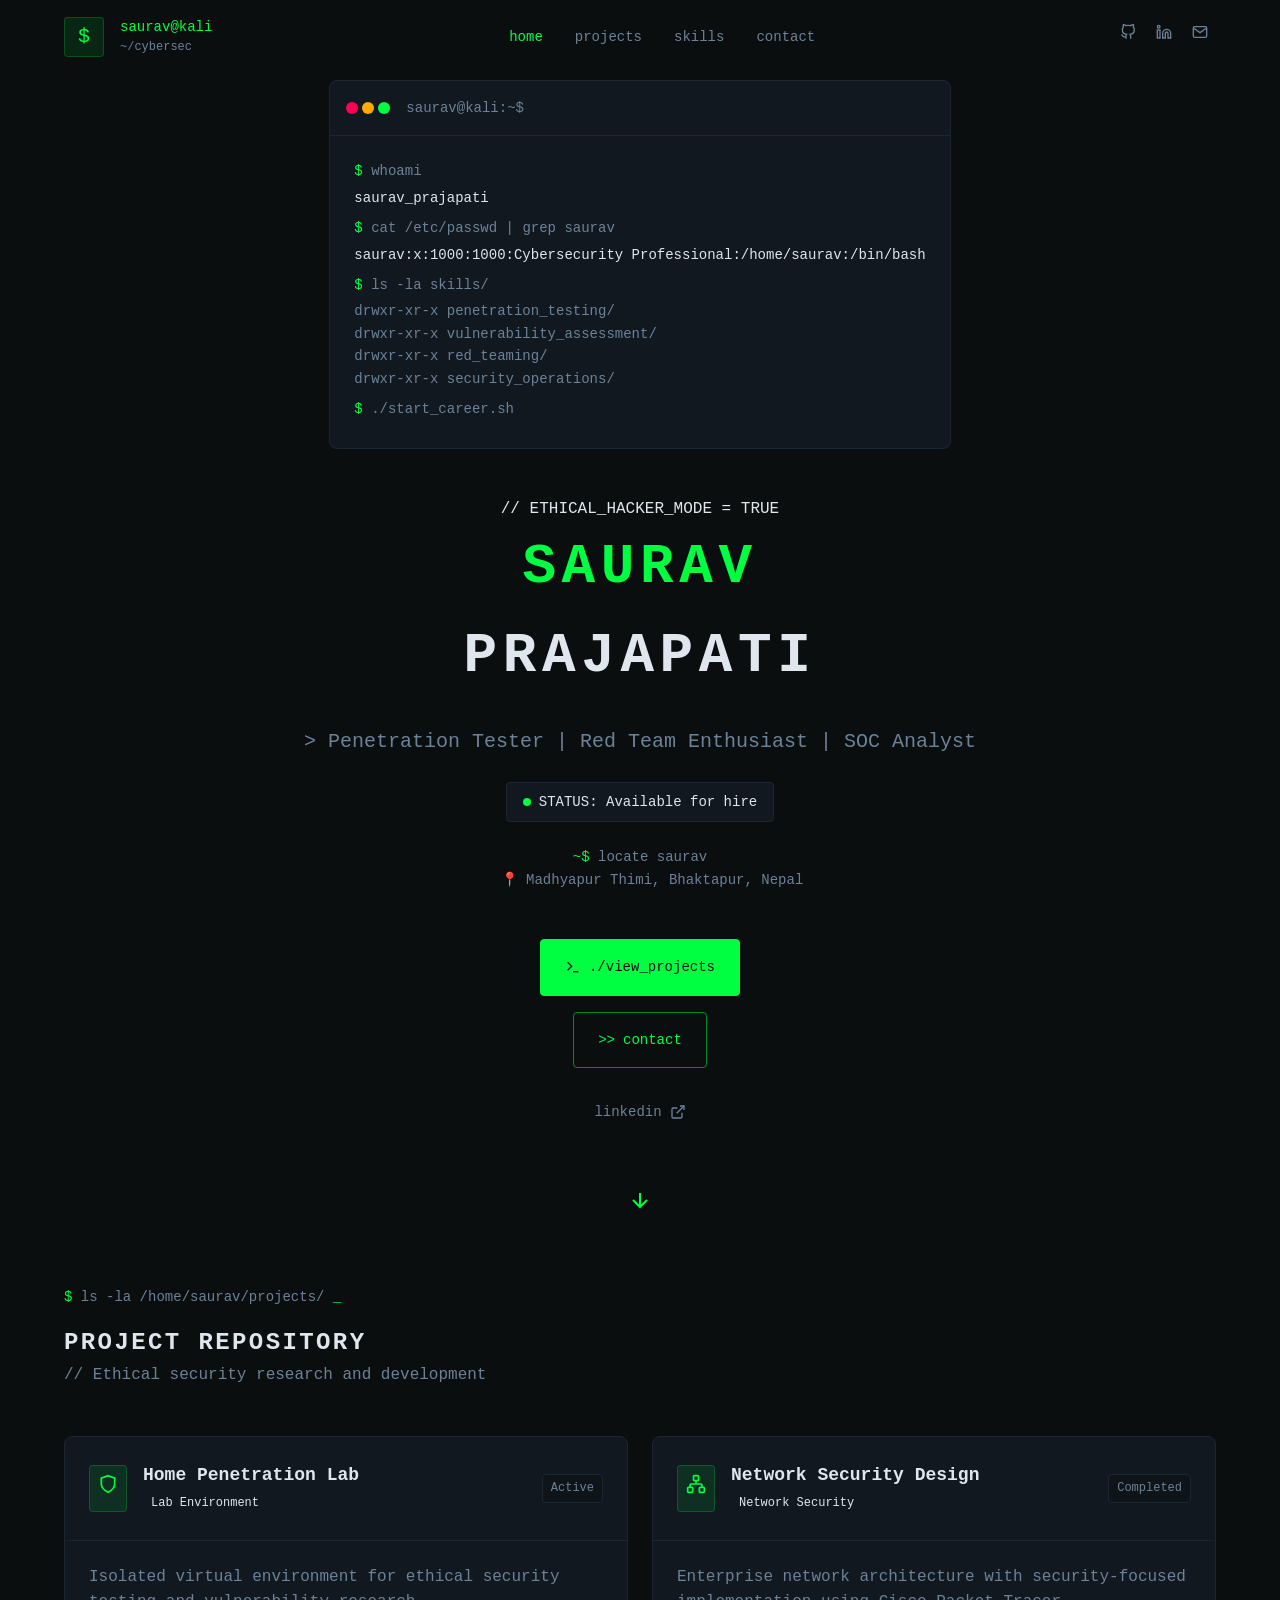
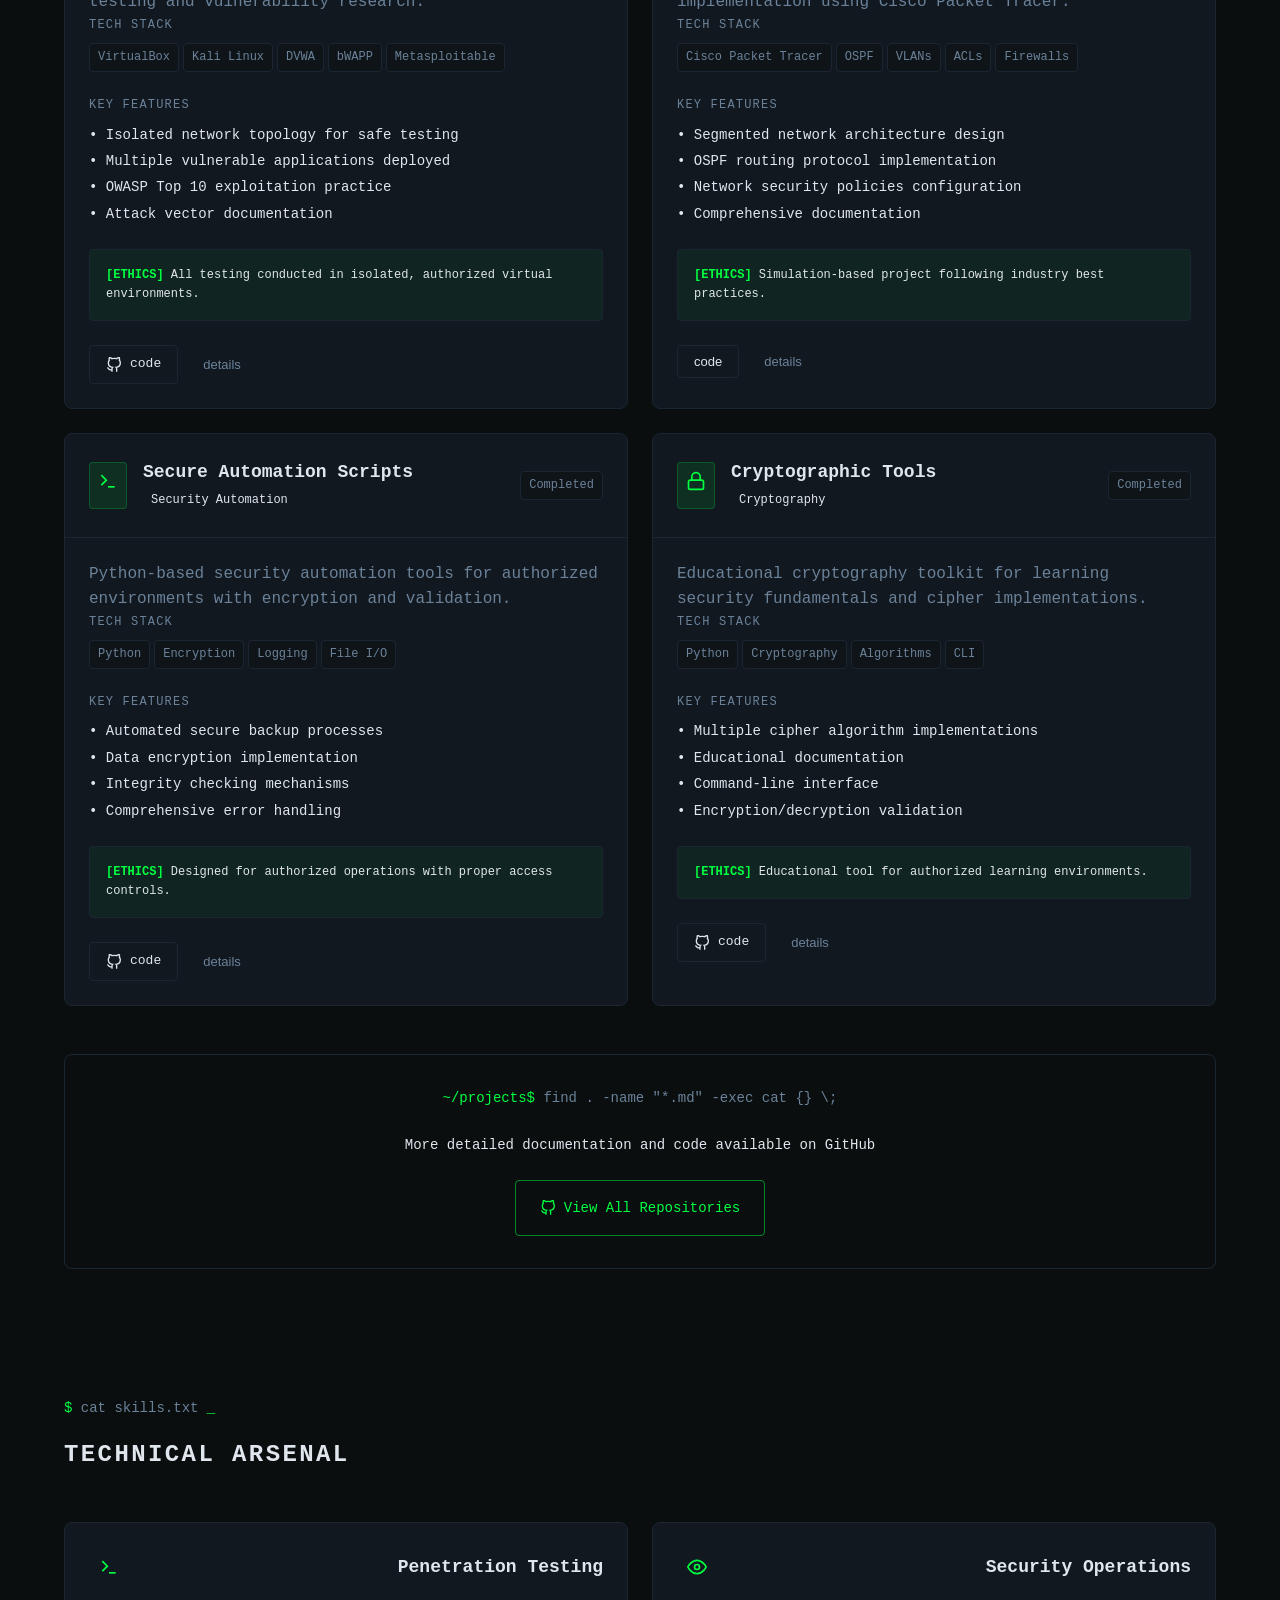
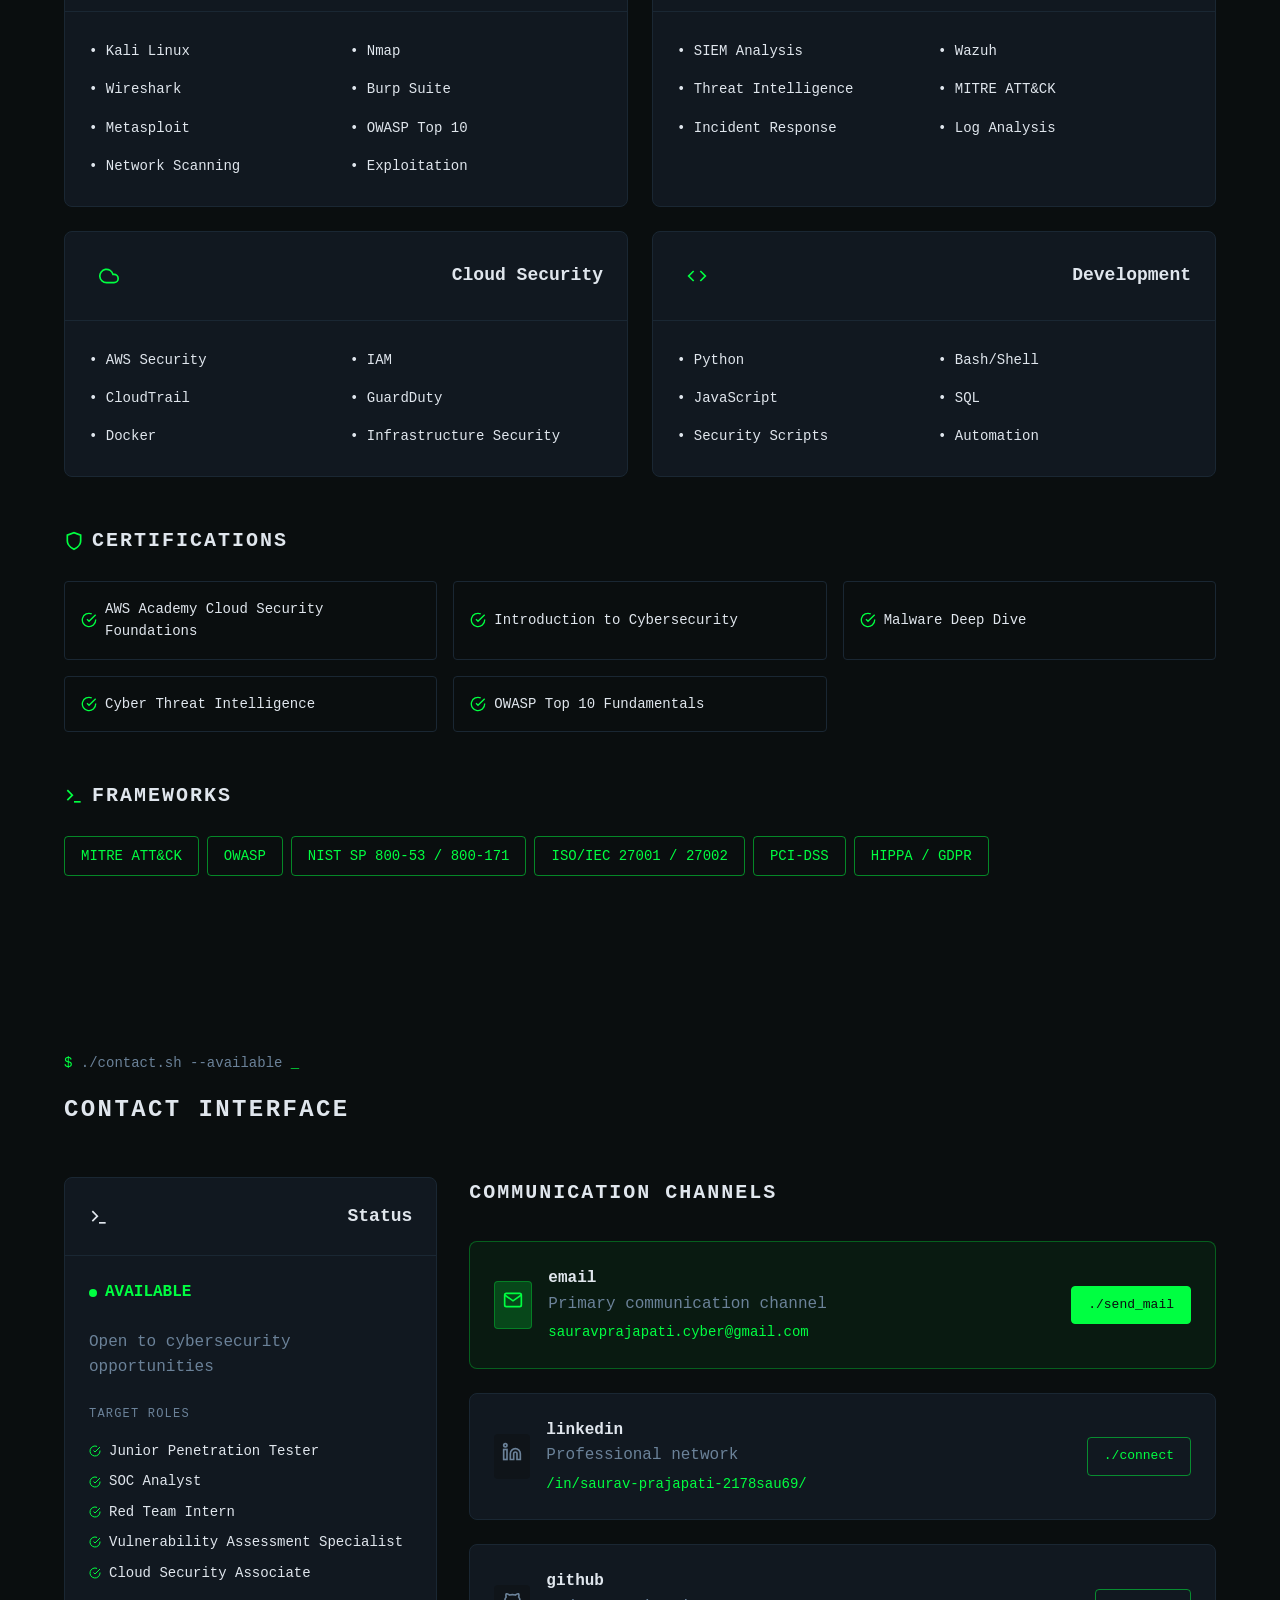
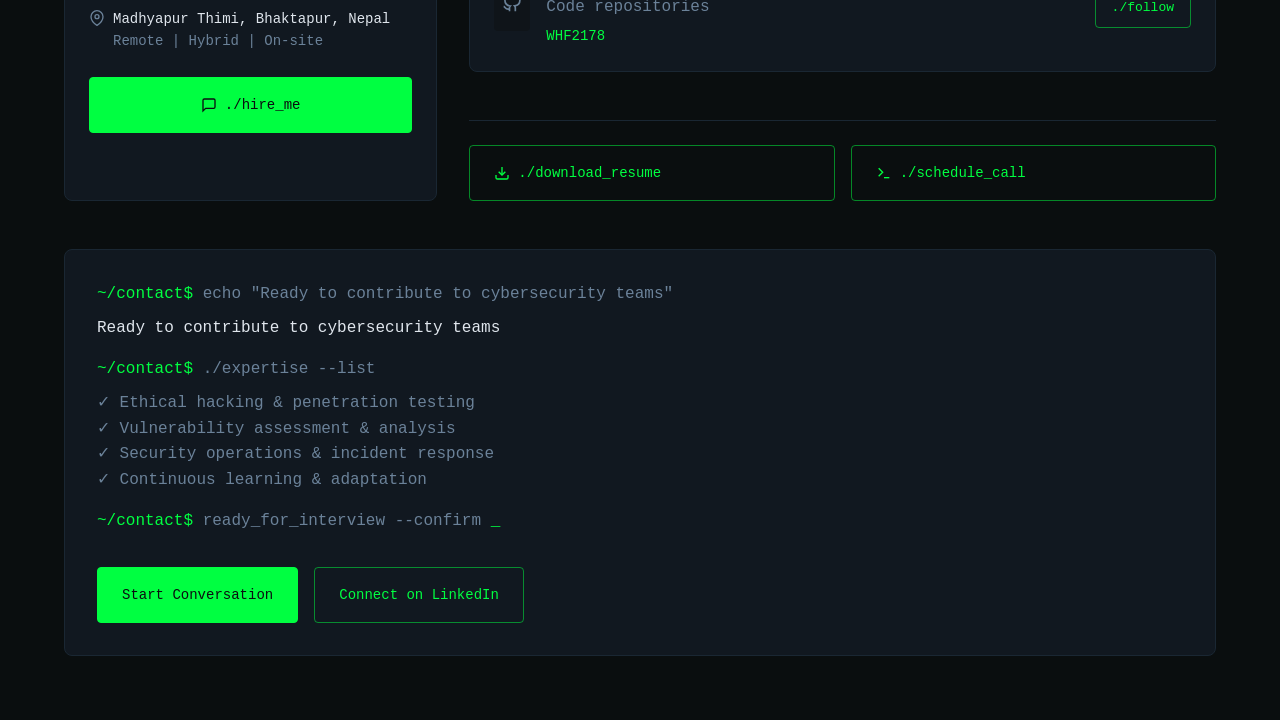
<file: home.html>
<!DOCTYPE html>
<html lang="en">
<head>
    <meta charset="UTF-8">
    <meta name="viewport" content="width=device-width, initial-scale=1.0">
    <meta name="description" content="Saurav Prajapati - Cybersecurity Professional | Penetration Tester | Red Team Enthusiast | SOC Analyst">
    <title>Saurav Prajapati | Cybersecurity Professional</title>
    <link rel="stylesheet" href="portfolio-styles.css">
</head>
<body>
    <!-- Header -->
    <header id="header">
        <div class="container">
            <div class="header-content">
                <a href="#home" class="logo">
                    <div class="logo-icon">$</div>
                    <div class="logo-text">
                        <div class="logo-title">saurav@kali</div>
                        <div class="logo-subtitle">~/cybersec</div>
                    </div>
                </a>

                <nav class="desktop-nav">
                    <a href="#home" class="nav-link active">home</a>
                    <a href="#projects" class="nav-link">projects</a>
                    <a href="#skills" class="nav-link">skills</a>
                    <a href="#contact" class="nav-link">contact</a>
                </nav>

                <div class="header-actions">
                    <div class="social-links">
                        <a href="https://github.com/WHF2178" target="_blank" rel="noopener noreferrer" class="social-link">
                            <svg width="16" height="16" viewBox="0 0 24 24" fill="none" stroke="currentColor" stroke-width="2">
                                <path d="M9 19c-5 1.5-5-2.5-7-3m14 6v-3.87a3.37 3.37 0 0 0-.94-2.61c3.14-.35 6.44-1.54 6.44-7A5.44 5.44 0 0 0 20 4.77 5.07 5.07 0 0 0 19.91 1S18.73.65 16 2.48a13.38 13.38 0 0 0-7 0C6.27.65 5.09 1 5.09 1A5.07 5.07 0 0 0 5 4.77a5.44 5.44 0 0 0-1.5 3.78c0 5.42 3.3 6.61 6.44 7A3.37 3.37 0 0 0 9 18.13V22"></path>
                            </svg>
                        </a>
                        <a href="https://linkedin.com/in/saurav-prajapati-2178sau69/" target="_blank" rel="noopener noreferrer" class="social-link">
                            <svg width="16" height="16" viewBox="0 0 24 24" fill="none" stroke="currentColor" stroke-width="2">
                                <path d="M16 8a6 6 0 0 1 6 6v7h-4v-7a2 2 0 0 0-2-2 2 2 0 0 0-2 2v7h-4v-7a6 6 0 0 1 6-6z"></path>
                                <rect x="2" y="9" width="4" height="12"></rect>
                                <circle cx="4" cy="4" r="2"></circle>
                            </svg>
                        </a>
                        <a href="mailto:sauravprajapati.cyber@gmail.com" class="social-link">
                            <svg width="16" height="16" viewBox="0 0 24 24" fill="none" stroke="currentColor" stroke-width="2">
                                <path d="M4 4h16c1.1 0 2 .9 2 2v12c0 1.1-.9 2-2 2H4c-1.1 0-2-.9-2-2V6c0-1.1.9-2 2-2z"></path>
                                <polyline points="22,6 12,13 2,6"></polyline>
                            </svg>
                        </a>
                    </div>
                    <button class="mobile-menu-btn" id="mobileMenuBtn">
                        <svg width="24" height="24" viewBox="0 0 24 24" fill="none" stroke="currentColor" stroke-width="2">
                            <line x1="3" y1="12" x2="21" y2="12"></line>
                            <line x1="3" y1="6" x2="21" y2="6"></line>
                            <line x1="3" y1="18" x2="21" y2="18"></line>
                        </svg>
                    </button>
                </div>
            </div>
        </div>
    </header>

    <!-- Mobile Menu -->
    <div class="mobile-menu" id="mobileMenu">
        <div class="mobile-menu-header">
            <div>saurav@mobile:~$</div>
            <div class="text-muted">ls navigation/</div>
        </div>
        <nav class="mobile-nav">
            <a href="#home" class="mobile-nav-link">./home</a>
            <a href="#projects" class="mobile-nav-link">./projects</a>
            <a href="#skills" class="mobile-nav-link">./skills</a>
            <a href="#contact" class="mobile-nav-link">./contact</a>
        </nav>
        <div class="mobile-social">
            <p class="text-muted">external_links/</p>
            <a href="https://github.com/WHF2178" target="_blank">./github</a>
            <a href="https://linkedin.com/in/saurav-prajapati-2178sau69/" target="_blank">./linkedin</a>
            <a href="mailto:sauravprajapati.cyber@gmail.com">./email</a>
        </div>
    </div>

    <!-- Hero Section -->
    <section id="home" class="hero">
        <div class="container">
            <div class="hero-content">
                <!-- Terminal -->
                <div class="terminal">
                    <div class="terminal-header">
                        <div class="terminal-dots">
                            <span class="dot red"></span>
                            <span class="dot yellow"></span>
                            <span class="dot green"></span>
                        </div>
                        <span class="terminal-title">saurav@kali:~$</span>
                    </div>
                    <div class="terminal-body">
                        <div class="terminal-line">
                            <span class="prompt">$</span>
                            <span class="text-muted"> whoami</span>
                        </div>
                        <div class="terminal-output">saurav_prajapati</div>
                        <div class="terminal-line">
                            <span class="prompt">$</span>
                            <span class="text-muted"> cat /etc/passwd | grep saurav</span>
                        </div>
                        <div class="terminal-output">saurav:x:1000:1000:Cybersecurity Professional:/home/saurav:/bin/bash</div>
                        <div class="terminal-line">
                            <span class="prompt">$</span>
                            <span class="text-muted"> ls -la skills/</span>
                        </div>
                        <div class="terminal-output text-muted">
                            <div>drwxr-xr-x penetration_testing/</div>
                            <div>drwxr-xr-x vulnerability_assessment/</div>
                            <div>drwxr-xr-x red_teaming/</div>
                            <div>drwxr-xr-x security_operations/</div>
                        </div>
                        <div class="terminal-line">
                            <span class="prompt">$</span>
                            <span class="text-muted"> ./start_career.sh</span>
                            <span class="cursor">_</span>
                        </div>
                    </div>
                </div>

                <!-- Main Info -->
                <div class="hero-info">
                    <div class="badge">// ETHICAL_HACKER_MODE = TRUE</div>
                    
                    <h1 class="hero-title">
                        <span class="text-primary">Saurav</span>
                        <span>Prajapati</span>
                    </h1>
                    
                    <p class="hero-subtitle">
                        &gt; Penetration Tester | Red Team Enthusiast | SOC Analyst
                    </p>

                    <div class="status-indicator">
                        <span class="status-dot"></span>
                        <span>STATUS: Available for hire</span>
                    </div>

                    <div class="location">
                        <span class="prompt">~$</span> locate saurav
                        <br>
                        <span class="ml-4">📍 Madhyapur Thimi, Bhaktapur, Nepal</span>
                    </div>
                </div>

                <!-- Actions -->
                <div class="hero-actions">
                    <a href="#projects" class="btn btn-terminal">
                        <svg width="16" height="16" viewBox="0 0 24 24" fill="none" stroke="currentColor" stroke-width="2">
                            <polyline points="4 17 10 11 4 5"></polyline>
                            <line x1="12" y1="19" x2="20" y2="19"></line>
                        </svg>
                        ./view_projects
                    </a>
                    <a href="mailto:sauravprajapati.cyber@gmail.com" class="btn btn-minimal">
                        <span>&gt;&gt;</span>
                        contact
                    </a>
                    <a href="https://linkedin.com/in/saurav-prajapati-2178sau69/" target="_blank" class="btn btn-ghost">
                        linkedin
                        <svg width="16" height="16" viewBox="0 0 24 24" fill="none" stroke="currentColor" stroke-width="2">
                            <path d="M18 13v6a2 2 0 0 1-2 2H5a2 2 0 0 1-2-2V8a2 2 0 0 1 2-2h6"></path>
                            <polyline points="15 3 21 3 21 9"></polyline>
                            <line x1="10" y1="14" x2="21" y2="3"></line>
                        </svg>
                    </a>
                </div>

                <!-- Scroll Indicator -->
                <div class="scroll-indicator">
                    <svg width="24" height="24" viewBox="0 0 24 24" fill="none" stroke="currentColor" stroke-width="2">
                        <line x1="12" y1="5" x2="12" y2="19"></line>
                        <polyline points="19 12 12 19 5 12"></polyline>
                    </svg>
                </div>
            </div>
        </div>
    </section>

    <!-- Projects Section -->
    <section id="projects" class="section">
        <div class="container">
            <div class="section-header">
                <div class="command-line">
                    <span class="prompt">$</span>
                    <span class="text-muted"> ls -la /home/saurav/projects/</span>
                    <span class="cursor">_</span>
                </div>
                <h2 class="section-title">Project Repository</h2>
                <p class="text-muted">// Ethical security research and development</p>
            </div>

            <div class="projects-grid">
                <!-- Project 1 -->
                <div class="card">
                    <div class="card-header">
                        <div class="project-info">
                            <div class="project-icon">
                                <svg width="20" height="20" viewBox="0 0 24 24" fill="none" stroke="currentColor" stroke-width="2">
                                    <path d="M12 22s8-4 8-10V5l-8-3-8 3v7c0 6 8 10 8 10z"></path>
                                </svg>
                            </div>
                            <div>
                                <h3 class="card-title">Home Penetration Lab</h3>
                                <span class="badge badge-sm">Lab Environment</span>
                            </div>
                        </div>
                        <span class="badge badge-secondary">Active</span>
                    </div>
                    <div class="card-content">
                        <p class="text-muted">Isolated virtual environment for ethical security testing and vulnerability research.</p>
                        
                        <div class="tech-stack">
                            <div class="label">Tech Stack</div>
                            <div class="badges">
                                <span class="badge badge-secondary">VirtualBox</span>
                                <span class="badge badge-secondary">Kali Linux</span>
                                <span class="badge badge-secondary">DVWA</span>
                                <span class="badge badge-secondary">bWAPP</span>
                                <span class="badge badge-secondary">Metasploitable</span>
                            </div>
                        </div>

                        <div class="highlights">
                            <div class="label">Key Features</div>
                            <div class="highlight-item">• Isolated network topology for safe testing</div>
                            <div class="highlight-item">• Multiple vulnerable applications deployed</div>
                            <div class="highlight-item">• OWASP Top 10 exploitation practice</div>
                            <div class="highlight-item">• Attack vector documentation</div>
                        </div>

                        <div class="ethics-note">
                            <span class="ethics-badge">[ETHICS]</span> All testing conducted in isolated, authorized virtual environments.
                        </div>

                        <div class="card-actions">
                            <a href="https://github.com/WHF2178" target="_blank" class="btn btn-outline btn-sm">
                                <svg width="16" height="16" viewBox="0 0 24 24" fill="none" stroke="currentColor" stroke-width="2">
                                    <path d="M9 19c-5 1.5-5-2.5-7-3m14 6v-3.87a3.37 3.37 0 0 0-.94-2.61c3.14-.35 6.44-1.54 6.44-7A5.44 5.44 0 0 0 20 4.77 5.07 5.07 0 0 0 19.91 1S18.73.65 16 2.48a13.38 13.38 0 0 0-7 0C6.27.65 5.09 1 5.09 1A5.07 5.07 0 0 0 5 4.77a5.44 5.44 0 0 0-1.5 3.78c0 5.42 3.3 6.61 6.44 7A3.37 3.37 0 0 0 9 18.13V22"></path>
                                </svg>
                                code
                            </a>
                            <button class="btn btn-ghost btn-sm">details</button>
                        </div>
                    </div>
                </div>

                <!-- Project 2 -->
                <div class="card">
                    <div class="card-header">
                        <div class="project-info">
                            <div class="project-icon">
                                <svg width="20" height="20" viewBox="0 0 24 24" fill="none" stroke="currentColor" stroke-width="2">
                                    <rect x="16" y="16" width="6" height="6" rx="1"></rect>
                                    <rect x="2" y="16" width="6" height="6" rx="1"></rect>
                                    <rect x="9" y="2" width="6" height="6" rx="1"></rect>
                                    <path d="M5 16v-3a1 1 0 0 1 1-1h12a1 1 0 0 1 1 1v3"></path>
                                    <path d="M12 12V8"></path>
                                </svg>
                            </div>
                            <div>
                                <h3 class="card-title">Network Security Design</h3>
                                <span class="badge badge-sm">Network Security</span>
                            </div>
                        </div>
                        <span class="badge badge-secondary">Completed</span>
                    </div>
                    <div class="card-content">
                        <p class="text-muted">Enterprise network architecture with security-focused implementation using Cisco Packet Tracer.</p>
                        
                        <div class="tech-stack">
                            <div class="label">Tech Stack</div>
                            <div class="badges">
                                <span class="badge badge-secondary">Cisco Packet Tracer</span>
                                <span class="badge badge-secondary">OSPF</span>
                                <span class="badge badge-secondary">VLANs</span>
                                <span class="badge badge-secondary">ACLs</span>
                                <span class="badge badge-secondary">Firewalls</span>
                            </div>
                        </div>

                        <div class="highlights">
                            <div class="label">Key Features</div>
                            <div class="highlight-item">• Segmented network architecture design</div>
                            <div class="highlight-item">• OSPF routing protocol implementation</div>
                            <div class="highlight-item">• Network security policies configuration</div>
                            <div class="highlight-item">• Comprehensive documentation</div>
                        </div>

                        <div class="ethics-note">
                            <span class="ethics-badge">[ETHICS]</span> Simulation-based project following industry best practices.
                        </div>

                        <div class="card-actions">
                            <button class="btn btn-outline btn-sm">code</button>
                            <button class="btn btn-ghost btn-sm">details</button>
                        </div>
                    </div>
                </div>

                <!-- Project 3 -->
                <div class="card">
                    <div class="card-header">
                        <div class="project-info">
                            <div class="project-icon">
                                <svg width="20" height="20" viewBox="0 0 24 24" fill="none" stroke="currentColor" stroke-width="2">
                                    <polyline points="4 17 10 11 4 5"></polyline>
                                    <line x1="12" y1="19" x2="20" y2="19"></line>
                                </svg>
                            </div>
                            <div>
                                <h3 class="card-title">Secure Automation Scripts</h3>
                                <span class="badge badge-sm">Security Automation</span>
                            </div>
                        </div>
                        <span class="badge badge-secondary">Completed</span>
                    </div>
                    <div class="card-content">
                        <p class="text-muted">Python-based security automation tools for authorized environments with encryption and validation.</p>
                        
                        <div class="tech-stack">
                            <div class="label">Tech Stack</div>
                            <div class="badges">
                                <span class="badge badge-secondary">Python</span>
                                <span class="badge badge-secondary">Encryption</span>
                                <span class="badge badge-secondary">Logging</span>
                                <span class="badge badge-secondary">File I/O</span>
                            </div>
                        </div>

                        <div class="highlights">
                            <div class="label">Key Features</div>
                            <div class="highlight-item">• Automated secure backup processes</div>
                            <div class="highlight-item">• Data encryption implementation</div>
                            <div class="highlight-item">• Integrity checking mechanisms</div>
                            <div class="highlight-item">• Comprehensive error handling</div>
                        </div>

                        <div class="ethics-note">
                            <span class="ethics-badge">[ETHICS]</span> Designed for authorized operations with proper access controls.
                        </div>

                        <div class="card-actions">
                            <a href="https://github.com/WHF2178" target="_blank" class="btn btn-outline btn-sm">
                                <svg width="16" height="16" viewBox="0 0 24 24" fill="none" stroke="currentColor" stroke-width="2">
                                    <path d="M9 19c-5 1.5-5-2.5-7-3m14 6v-3.87a3.37 3.37 0 0 0-.94-2.61c3.14-.35 6.44-1.54 6.44-7A5.44 5.44 0 0 0 20 4.77 5.07 5.07 0 0 0 19.91 1S18.73.65 16 2.48a13.38 13.38 0 0 0-7 0C6.27.65 5.09 1 5.09 1A5.07 5.07 0 0 0 5 4.77a5.44 5.44 0 0 0-1.5 3.78c0 5.42 3.3 6.61 6.44 7A3.37 3.37 0 0 0 9 18.13V22"></path>
                                </svg>
                                code
                            </a>
                            <button class="btn btn-ghost btn-sm">details</button>
                        </div>
                    </div>
                </div>

                <!-- Project 4 -->
                <div class="card">
                    <div class="card-header">
                        <div class="project-info">
                            <div class="project-icon">
                                <svg width="20" height="20" viewBox="0 0 24 24" fill="none" stroke="currentColor" stroke-width="2">
                                    <rect x="3" y="11" width="18" height="11" rx="2" ry="2"></rect>
                                    <path d="M7 11V7a5 5 0 0 1 10 0v4"></path>
                                </svg>
                            </div>
                            <div>
                                <h3 class="card-title">Cryptographic Tools</h3>
                                <span class="badge badge-sm">Cryptography</span>
                            </div>
                        </div>
                        <span class="badge badge-secondary">Completed</span>
                    </div>
                    <div class="card-content">
                        <p class="text-muted">Educational cryptography toolkit for learning security fundamentals and cipher implementations.</p>
                        
                        <div class="tech-stack">
                            <div class="label">Tech Stack</div>
                            <div class="badges">
                                <span class="badge badge-secondary">Python</span>
                                <span class="badge badge-secondary">Cryptography</span>
                                <span class="badge badge-secondary">Algorithms</span>
                                <span class="badge badge-secondary">CLI</span>
                            </div>
                        </div>

                        <div class="highlights">
                            <div class="label">Key Features</div>
                            <div class="highlight-item">• Multiple cipher algorithm implementations</div>
                            <div class="highlight-item">• Educational documentation</div>
                            <div class="highlight-item">• Command-line interface</div>
                            <div class="highlight-item">• Encryption/decryption validation</div>
                        </div>

                        <div class="ethics-note">
                            <span class="ethics-badge">[ETHICS]</span> Educational tool for authorized learning environments.
                        </div>

                        <div class="card-actions">
                            <a href="https://github.com/WHF2178" target="_blank" class="btn btn-outline btn-sm">
                                <svg width="16" height="16" viewBox="0 0 24 24" fill="none" stroke="currentColor" stroke-width="2">
                                    <path d="M9 19c-5 1.5-5-2.5-7-3m14 6v-3.87a3.37 3.37 0 0 0-.94-2.61c3.14-.35 6.44-1.54 6.44-7A5.44 5.44 0 0 0 20 4.77 5.07 5.07 0 0 0 19.91 1S18.73.65 16 2.48a13.38 13.38 0 0 0-7 0C6.27.65 5.09 1 5.09 1A5.07 5.07 0 0 0 5 4.77a5.44 5.44 0 0 0-1.5 3.78c0 5.42 3.3 6.61 6.44 7A3.37 3.37 0 0 0 9 18.13V22"></path>
                                </svg>
                                code
                            </a>
                            <button class="btn btn-ghost btn-sm">details</button>
                        </div>
                    </div>
                </div>
            </div>

            <!-- Footer CTA -->
            <div class="cta-box">
                <div class="command-line">
                    <span class="prompt">~/projects$</span>
                    <span class="text-muted"> find . -name "*.md" -exec cat {} \;</span>
                </div>
                <p>More detailed documentation and code available on GitHub</p>
                <a href="https://github.com/WHF2178" target="_blank" class="btn btn-minimal">
                    <svg width="16" height="16" viewBox="0 0 24 24" fill="none" stroke="currentColor" stroke-width="2">
                        <path d="M9 19c-5 1.5-5-2.5-7-3m14 6v-3.87a3.37 3.37 0 0 0-.94-2.61c3.14-.35 6.44-1.54 6.44-7A5.44 5.44 0 0 0 20 4.77 5.07 5.07 0 0 0 19.91 1S18.73.65 16 2.48a13.38 13.38 0 0 0-7 0C6.27.65 5.09 1 5.09 1A5.07 5.07 0 0 0 5 4.77a5.44 5.44 0 0 0-1.5 3.78c0 5.42 3.3 6.61 6.44 7A3.37 3.37 0 0 0 9 18.13V22"></path>
                    </svg>
                    View All Repositories
                </a>
            </div>
        </div>
    </section>

    <!-- Skills Section -->
    <section id="skills" class="section">
        <div class="container">
            <div class="section-header">
                <div class="command-line">
                    <span class="prompt">$</span>
                    <span class="text-muted"> cat skills.txt</span>
                    <span class="cursor">_</span>
                </div>
                <h2 class="section-title">Technical Arsenal</h2>
            </div>

            <div class="skills-grid">
                <!-- Penetration Testing -->
                <div class="card">
                    <div class="card-header">
                        <div class="skill-icon">
                            <svg width="20" height="20" viewBox="0 0 24 24" fill="none" stroke="currentColor" stroke-width="2">
                                <polyline points="4 17 10 11 4 5"></polyline>
                                <line x1="12" y1="19" x2="20" y2="19"></line>
                            </svg>
                        </div>
                        <h3 class="card-title">Penetration Testing</h3>
                    </div>
                    <div class="card-content">
                        <div class="skills-list">
                            <div class="skill-item">• Kali Linux</div>
                            <div class="skill-item">• Nmap</div>
                            <div class="skill-item">• Wireshark</div>
                            <div class="skill-item">• Burp Suite</div>
                            <div class="skill-item">• Metasploit</div>
                            <div class="skill-item">• OWASP Top 10</div>
                            <div class="skill-item">• Network Scanning</div>
                            <div class="skill-item">• Exploitation</div>
                        </div>
                    </div>
                </div>

                <!-- Security Operations -->
                <div class="card">
                    <div class="card-header">
                        <div class="skill-icon">
                            <svg width="20" height="20" viewBox="0 0 24 24" fill="none" stroke="currentColor" stroke-width="2">
                                <path d="M1 12s4-8 11-8 11 8 11 8-4 8-11 8-11-8-11-8z"></path>
                                <circle cx="12" cy="12" r="3"></circle>
                            </svg>
                        </div>
                        <h3 class="card-title">Security Operations</h3>
                    </div>
                    <div class="card-content">
                        <div class="skills-list">
                            <div class="skill-item">• SIEM Analysis</div>
                            <div class="skill-item">• Wazuh</div>
                            <div class="skill-item">• Threat Intelligence</div>
                            <div class="skill-item">• MITRE ATT&CK</div>
                            <div class="skill-item">• Incident Response</div>
                            <div class="skill-item">• Log Analysis</div>
                        </div>
                    </div>
                </div>

                <!-- Cloud Security -->
                <div class="card">
                    <div class="card-header">
                        <div class="skill-icon">
                            <svg width="20" height="20" viewBox="0 0 24 24" fill="none" stroke="currentColor" stroke-width="2">
                                <path d="M18 10h-1.26A8 8 0 1 0 9 20h9a5 5 0 0 0 0-10z"></path>
                            </svg>
                        </div>
                        <h3 class="card-title">Cloud Security</h3>
                    </div>
                    <div class="card-content">
                        <div class="skills-list">
                            <div class="skill-item">• AWS Security</div>
                            <div class="skill-item">• IAM</div>
                            <div class="skill-item">• CloudTrail</div>
                            <div class="skill-item">• GuardDuty</div>
                            <div class="skill-item">• Docker</div>
                            <div class="skill-item">• Infrastructure Security</div>
                        </div>
                    </div>
                </div>

                <!-- Development -->
                <div class="card">
                    <div class="card-header">
                        <div class="skill-icon">
                            <svg width="20" height="20" viewBox="0 0 24 24" fill="none" stroke="currentColor" stroke-width="2">
                                <polyline points="16 18 22 12 16 6"></polyline>
                                <polyline points="8 6 2 12 8 18"></polyline>
                            </svg>
                        </div>
                        <h3 class="card-title">Development</h3>
                    </div>
                    <div class="card-content">
                        <div class="skills-list">
                            <div class="skill-item">• Python</div>
                            <div class="skill-item">• Bash/Shell</div>
                            <div class="skill-item">• JavaScript</div>
                            <div class="skill-item">• SQL</div>
                            <div class="skill-item">• Security Scripts</div>
                            <div class="skill-item">• Automation</div>
                        </div>
                    </div>
                </div>
            </div>

            <!-- Certifications -->
            <div class="certifications">
                <div class="cert-header">
                    <svg width="20" height="20" viewBox="0 0 24 24" fill="none" stroke="currentColor" stroke-width="2">
                        <path d="M12 22s8-4 8-10V5l-8-3-8 3v7c0 6 8 10 8 10z"></path>
                    </svg>
                    <h3>Certifications</h3>
                </div>
                <div class="cert-grid">
                    <div class="cert-item">
                        <svg width="16" height="16" viewBox="0 0 24 24" fill="none" stroke="currentColor" stroke-width="2">
                            <path d="M22 11.08V12a10 10 0 1 1-5.93-9.14"></path>
                            <polyline points="22 4 12 14.01 9 11.01"></polyline>
                        </svg>
                        <span>AWS Academy Cloud Security Foundations</span>
                    </div>
                    <div class="cert-item">
                        <svg width="16" height="16" viewBox="0 0 24 24" fill="none" stroke="currentColor" stroke-width="2">
                            <path d="M22 11.08V12a10 10 0 1 1-5.93-9.14"></path>
                            <polyline points="22 4 12 14.01 9 11.01"></polyline>
                        </svg>
                        <span>Introduction to Cybersecurity</span>
                    </div>
                    <div class="cert-item">
                        <svg width="16" height="16" viewBox="0 0 24 24" fill="none" stroke="currentColor" stroke-width="2">
                            <path d="M22 11.08V12a10 10 0 1 1-5.93-9.14"></path>
                            <polyline points="22 4 12 14.01 9 11.01"></polyline>
                        </svg>
                        <span>Malware Deep Dive</span>
                    </div>
                    <div class="cert-item">
                        <svg width="16" height="16" viewBox="0 0 24 24" fill="none" stroke="currentColor" stroke-width="2">
                            <path d="M22 11.08V12a10 10 0 1 1-5.93-9.14"></path>
                            <polyline points="22 4 12 14.01 9 11.01"></polyline>
                        </svg>
                        <span>Cyber Threat Intelligence</span>
                    </div>
                    <div class="cert-item">
                        <svg width="16" height="16" viewBox="0 0 24 24" fill="none" stroke="currentColor" stroke-width="2">
                            <path d="M22 11.08V12a10 10 0 1 1-5.93-9.14"></path>
                            <polyline points="22 4 12 14.01 9 11.01"></polyline>
                        </svg>
                        <span>OWASP Top 10 Fundamentals</span>
                    </div>
                </div>
            </div>

            <!-- Frameworks -->
            <div class="frameworks">
                <div class="framework-header">
                    <svg width="20" height="20" viewBox="0 0 24 24" fill="none" stroke="currentColor" stroke-width="2">
                        <polyline points="4 17 10 11 4 5"></polyline>
                        <line x1="12" y1="19" x2="20" y2="19"></line>
                    </svg>
                    <h3>Frameworks</h3>
                </div>
                <div class="framework-badges">
                    <span class="badge badge-outline">MITRE ATT&CK</span>
                    <span class="badge badge-outline">OWASP</span>
                    <span class="badge badge-outline">NIST SP 800-53 / 800-171</span>
                    <span class="badge badge-outline">ISO/IEC 27001 / 27002</span>
                    <span class="badge badge-outline">PCI-DSS</span>
                    <span class="badge badge-outline">HIPPA / GDPR </span>
                </div>
            </div>
        </div>
    </section>

    <!-- Contact Section -->
    <section id="contact" class="section">
        <div class="container">
            <div class="section-header">
                <div class="command-line">
                    <span class="prompt">$</span>
                    <span class="text-muted"> ./contact.sh --available</span>
                    <span class="cursor">_</span>
                </div>
                <h2 class="section-title">Contact Interface</h2>
            </div>

            <div class="contact-grid">
                <!-- Status Panel -->
                <div class="card status-card">
                    <div class="card-header">
                        <svg width="20" height="20" viewBox="0 0 24 24" fill="none" stroke="currentColor" stroke-width="2">
                            <polyline points="4 17 10 11 4 5"></polyline>
                            <line x1="12" y1="19" x2="20" y2="19"></line>
                        </svg>
                        <h3 class="card-title">Status</h3>
                    </div>
                    <div class="card-content">
                        <div class="availability">
                            <div class="status-dot"></div>
                            <span class="status-text">AVAILABLE</span>
                        </div>
                        <p class="text-muted">Open to cybersecurity opportunities</p>

                        <div class="target-roles">
                            <div class="label">Target Roles</div>
                            <div class="role-item">
                                <svg width="12" height="12" viewBox="0 0 24 24" fill="none" stroke="currentColor" stroke-width="2">
                                    <path d="M22 11.08V12a10 10 0 1 1-5.93-9.14"></path>
                                    <polyline points="22 4 12 14.01 9 11.01"></polyline>
                                </svg>
                                Junior Penetration Tester
                            </div>
                            <div class="role-item">
                                <svg width="12" height="12" viewBox="0 0 24 24" fill="none" stroke="currentColor" stroke-width="2">
                                    <path d="M22 11.08V12a10 10 0 1 1-5.93-9.14"></path>
                                    <polyline points="22 4 12 14.01 9 11.01"></polyline>
                                </svg>
                                SOC Analyst
                            </div>
                            <div class="role-item">
                                <svg width="12" height="12" viewBox="0 0 24 24" fill="none" stroke="currentColor" stroke-width="2">
                                    <path d="M22 11.08V12a10 10 0 1 1-5.93-9.14"></path>
                                    <polyline points="22 4 12 14.01 9 11.01"></polyline>
                                </svg>
                                Red Team Intern
                            </div>
                            <div class="role-item">
                                <svg width="12" height="12" viewBox="0 0 24 24" fill="none" stroke="currentColor" stroke-width="2">
                                    <path d="M22 11.08V12a10 10 0 1 1-5.93-9.14"></path>
                                    <polyline points="22 4 12 14.01 9 11.01"></polyline>
                                </svg>
                                Vulnerability Assessment Specialist
                            </div>
                            <div class="role-item">
                                <svg width="12" height="12" viewBox="0 0 24 24" fill="none" stroke="currentColor" stroke-width="2">
                                    <path d="M22 11.08V12a10 10 0 1 1-5.93-9.14"></path>
                                    <polyline points="22 4 12 14.01 9 11.01"></polyline>
                                </svg>
                                Cloud Security Associate
                            </div>
                        </div>

                        <div class="location-info">
                            <svg width="16" height="16" viewBox="0 0 24 24" fill="none" stroke="currentColor" stroke-width="2">
                                <path d="M21 10c0 7-9 13-9 13s-9-6-9-13a9 9 0 0 1 18 0z"></path>
                                <circle cx="12" cy="10" r="3"></circle>
                            </svg>
                            <div>
                                <div>Madhyapur Thimi, Bhaktapur, Nepal</div>
                                <div class="text-muted">Remote | Hybrid | On-site</div>
                            </div>
                        </div>

                        <a href="mailto:sauravprajapati.cyber@gmail.com?subject=Cybersecurity Opportunity" class="btn btn-terminal btn-block">
                            <svg width="16" height="16" viewBox="0 0 24 24" fill="none" stroke="currentColor" stroke-width="2">
                                <path d="M21 15a2 2 0 0 1-2 2H7l-4 4V5a2 2 0 0 1 2-2h14a2 2 0 0 1 2 2z"></path>
                            </svg>
                            ./hire_me
                        </a>
                    </div>
                </div>

                <!-- Contact Methods -->
                <div class="contact-methods">
                    <h3 class="methods-title">Communication Channels</h3>

                    <!-- Email -->
                    <div class="contact-card primary-contact">
                        <div class="contact-info">
                            <div class="contact-icon primary">
                                <svg width="20" height="20" viewBox="0 0 24 24" fill="none" stroke="currentColor" stroke-width="2">
                                    <path d="M4 4h16c1.1 0 2 .9 2 2v12c0 1.1-.9 2-2 2H4c-1.1 0-2-.9-2-2V6c0-1.1.9-2 2-2z"></path>
                                    <polyline points="22,6 12,13 2,6"></polyline>
                                </svg>
                            </div>
                            <div>
                                <div class="contact-title">email</div>
                                <div class="text-muted">Primary communication channel</div>
                                <div class="contact-value">sauravprajapati.cyber@gmail.com</div>
                            </div>
                        </div>
                        <a href="mailto:sauravprajapati.cyber@gmail.com" class="btn btn-terminal btn-sm">./send_mail</a>
                    </div>

                    <!-- LinkedIn -->
                    <div class="contact-card">
                        <div class="contact-info">
                            <div class="contact-icon">
                                <svg width="20" height="20" viewBox="0 0 24 24" fill="none" stroke="currentColor" stroke-width="2">
                                    <path d="M16 8a6 6 0 0 1 6 6v7h-4v-7a2 2 0 0 0-2-2 2 2 0 0 0-2 2v7h-4v-7a6 6 0 0 1 6-6z"></path>
                                    <rect x="2" y="9" width="4" height="12"></rect>
                                    <circle cx="4" cy="4" r="2"></circle>
                                </svg>
                            </div>
                            <div>
                                <div class="contact-title">linkedin</div>
                                <div class="text-muted">Professional network</div>
                                <div class="contact-value">/in/saurav-prajapati-2178sau69/</div>
                            </div>
                        </div>
                        <a href="https://linkedin.com/in/saurav-prajapati-2178sau69/" target="_blank" class="btn btn-minimal btn-sm">./connect</a>
                    </div>

                    <!-- GitHub -->
                    <div class="contact-card">
                        <div class="contact-info">
                            <div class="contact-icon">
                                <svg width="20" height="20" viewBox="0 0 24 24" fill="none" stroke="currentColor" stroke-width="2">
                                    <path d="M9 19c-5 1.5-5-2.5-7-3m14 6v-3.87a3.37 3.37 0 0 0-.94-2.61c3.14-.35 6.44-1.54 6.44-7A5.44 5.44 0 0 0 20 4.77 5.07 5.07 0 0 0 19.91 1S18.73.65 16 2.48a13.38 13.38 0 0 0-7 0C6.27.65 5.09 1 5.09 1A5.07 5.07 0 0 0 5 4.77a5.44 5.44 0 0 0-1.5 3.78c0 5.42 3.3 6.61 6.44 7A3.37 3.37 0 0 0 9 18.13V22"></path>
                                </svg>
                            </div>
                            <div>
                                <div class="contact-title">github</div>
                                <div class="text-muted">Code repositories</div>
                                <div class="contact-value">WHF2178</div>
                            </div>
                        </div>
                        <a href="https://github.com/WHF2178" target="_blank" class="btn btn-minimal btn-sm">./follow</a>
                    </div>

                    <!-- Additional Actions -->
                    <div class="additional-actions">
                        <a href="mailto:sauravprajapati.cyber@gmail.com?subject=Resume Request" class="btn btn-minimal">
                            <svg width="16" height="16" viewBox="0 0 24 24" fill="none" stroke="currentColor" stroke-width="2">
                                <path d="M21 15v4a2 2 0 0 1-2 2H5a2 2 0 0 1-2-2v-4"></path>
                                <polyline points="7 10 12 15 17 10"></polyline>
                                <line x1="12" y1="15" x2="12" y2="3"></line>
                            </svg>
                            ./download_resume
                        </a>
                        <a href="mailto:sauravprajapati.cyber@gmail.com?subject=Schedule Meeting" class="btn btn-minimal">
                            <svg width="16" height="16" viewBox="0 0 24 24" fill="none" stroke="currentColor" stroke-width="2">
                                <polyline points="4 17 10 11 4 5"></polyline>
                                <line x1="12" y1="19" x2="20" y2="19"></line>
                            </svg>
                            ./schedule_call
                        </a>
                    </div>
                </div>
            </div>

            <!-- Footer Terminal -->
            <div class="terminal-footer">
                <div class="terminal-line">
                    <span class="prompt">~/contact$</span>
                    <span class="text-muted"> echo "Ready to contribute to cybersecurity teams"</span>
                </div>
                <div class="terminal-output">Ready to contribute to cybersecurity teams</div>
                <div class="terminal-line">
                    <span class="prompt">~/contact$</span>
                    <span class="text-muted"> ./expertise --list</span>
                </div>
                <div class="terminal-output text-muted">
                    ✓ Ethical hacking & penetration testing<br>
                    ✓ Vulnerability assessment & analysis<br>
                    ✓ Security operations & incident response<br>
                    ✓ Continuous learning & adaptation
                </div>
                <div class="terminal-line">
                    <span class="prompt">~/contact$</span>
                    <span class="text-muted"> ready_for_interview --confirm</span>
                    <span class="cursor">_</span>
                </div>

                <div class="terminal-actions">
                    <a href="mailto:sauravprajapati.cyber@gmail.com" class="btn btn-terminal">Start Conversation</a>
                    <a href="https://linkedin.com/in/saurav-prajapati-2178sau69/" target="_blank" class="btn btn-minimal">Connect on LinkedIn</a>
                </div>
            </div>
        </div>
    </section>

    <script src="portfolio-script.js"></script>
</body>
</html>
</file>
<file: portfolio-styles.css>
/* Reset & Base */
* {
    margin: 0;
    padding: 0;
    box-sizing: border-box;
}

:root {
    /* Colors - Matrix Green Theme */
    --color-bg: #0a0e0f;
    --color-bg-secondary: #0f1419;
    --color-card: #111820;
    --color-border: #1a2733;
    --color-primary: #00ff41;
    --color-primary-dim: #00cc33;
    --color-text: #e0e6ed;
    --color-text-muted: #6b8299;
    --color-success: #00ff41;
    --color-warning: #ffaa00;
    --color-error: #ff0055;

    /* Fonts */
    --font-mono: 'Courier New', Courier, monospace;
    
    /* Spacing */
    --spacing-xs: 0.25rem;
    --spacing-sm: 0.5rem;
    --spacing-md: 1rem;
    --spacing-lg: 1.5rem;
    --spacing-xl: 2rem;
    --spacing-2xl: 3rem;
    --spacing-3xl: 4rem;

    /* Transitions */
    --transition: all 0.3s ease;
}

body {
    font-family: var(--font-mono);
    background: var(--color-bg);
    color: var(--color-text);
    line-height: 1.6;
    overflow-x: hidden;
}

/* Container */
.container {
    max-width: 1200px;
    margin: 0 auto;
    padding: 0 var(--spacing-lg);
}

/* Header */
#header {
    position: fixed;
    top: 0;
    left: 0;
    right: 0;
    z-index: 1000;
    background: transparent;
    transition: var(--transition);
}

#header.scrolled {
    background: rgba(10, 14, 15, 0.9);
    backdrop-filter: blur(10px);
    border-bottom: 1px solid var(--color-border);
}

.header-content {
    display: flex;
    align-items: center;
    justify-content: space-between;
    padding: var(--spacing-md) 0;
}

.logo {
    display: flex;
    align-items: center;
    gap: var(--spacing-md);
    text-decoration: none;
    color: var(--color-text);
}

.logo-icon {
    width: 40px;
    height: 40px;
    background: rgba(0, 255, 65, 0.1);
    border: 1px solid rgba(0, 255, 65, 0.2);
    border-radius: 4px;
    display: flex;
    align-items: center;
    justify-content: center;
    color: var(--color-primary);
    font-size: 1.25rem;
}

.logo-text {
    font-size: 0.875rem;
}

.logo-title {
    color: var(--color-primary);
}

.logo-subtitle {
    color: var(--color-text-muted);
    font-size: 0.75rem;
}

/* Navigation */
.desktop-nav {
    display: none;
    gap: var(--spacing-xl);
}

.nav-link {
    color: var(--color-text-muted);
    text-decoration: none;
    font-size: 0.875rem;
    transition: var(--transition);
}

.nav-link:hover,
.nav-link.active {
    color: var(--color-primary);
}

/* Header Actions */
.header-actions {
    display: flex;
    align-items: center;
    gap: var(--spacing-sm);
}

.social-links {
    display: none;
    gap: var(--spacing-xs);
}

.social-link {
    padding: var(--spacing-sm);
    color: var(--color-text-muted);
    transition: var(--transition);
}

.social-link:hover {
    color: var(--color-primary);
}

.mobile-menu-btn {
    background: none;
    border: none;
    color: var(--color-text);
    cursor: pointer;
    padding: var(--spacing-sm);
}

/* Mobile Menu */
.mobile-menu {
    position: fixed;
    top: 0;
    right: -100%;
    width: 280px;
    height: 100vh;
    background: var(--color-card);
    border-left: 1px solid var(--color-border);
    padding: var(--spacing-xl);
    transition: right 0.3s ease;
    z-index: 2000;
}

.mobile-menu.active {
    right: 0;
}

.mobile-menu-header {
    margin-bottom: var(--spacing-xl);
    font-size: 0.875rem;
}

.mobile-menu-header > div:first-child {
    color: var(--color-primary);
}

.mobile-nav {
    display: flex;
    flex-direction: column;
    gap: var(--spacing-md);
    margin-bottom: var(--spacing-xl);
}

.mobile-nav-link {
    color: var(--color-text-muted);
    text-decoration: none;
    transition: var(--transition);
}

.mobile-nav-link:hover {
    color: var(--color-primary);
}

.mobile-social {
    padding-top: var(--spacing-lg);
    border-top: 1px solid var(--color-border);
}

.mobile-social p {
    margin-bottom: var(--spacing-md);
    font-size: 0.875rem;
}

.mobile-social a {
    display: block;
    color: var(--color-text-muted);
    text-decoration: none;
    margin-bottom: var(--spacing-sm);
    font-size: 0.875rem;
}

.mobile-social a:hover {
    color: var(--color-primary);
}

/* Sections */
.section {
    padding: var(--spacing-3xl) 0;
}

.section-header {
    margin-bottom: var(--spacing-2xl);
}

.section-title {
    font-size: 1.5rem;
    font-weight: bold;
    text-transform: uppercase;
    letter-spacing: 0.1em;
    margin-top: var(--spacing-md);
}

/* Command Line */
.command-line {
    font-size: 0.875rem;
    margin-bottom: var(--spacing-md);
}

.prompt {
    color: var(--color-primary);
}

.text-muted {
    color: var(--color-text-muted);
}

.cursor {
    color: var(--color-primary);
    animation: blink 1s infinite;
}

@keyframes blink {
    0%, 50% { opacity: 1; }
    51%, 100% { opacity: 0; }
}

/* Hero Section */
.hero {
    min-height: 100vh;
    display: flex;
    align-items: center;
    justify-content: center;
    padding-top: 80px;
}

.hero-content {
    text-align: center;
    animation: fadeIn 1s ease;
}

@keyframes fadeIn {
    from {
        opacity: 0;
        transform: translateY(20px);
    }
    to {
        opacity: 1;
        transform: translateY(0);
    }
}

/* Profile Photo */
.profile-photo {
    display: flex;
    justify-content: center;
    align-items: center;
    margin: 1.2rem 0 1.8rem 0;
}


.profile-img {
    width: 180px;  /* Adjust to your desired size */
    height: 180px;
    object-fit: cover;
    border-radius: 50%;
    border: 3px solid var(--color-primary);
    box-shadow: 0 4px 24px rgba(0,255,65,0.15), 0 0 0 8px rgba(0,255,65,0.05);
    background: var(--color-card);
    transition: transform 0.3s, box-shadow 0.3s;
    filter: grayscale(10%) contrast(1.1);
    display: block;              /* ✅ Prevent scaling by flexbox */
    max-width: 100%;             /* ✅ Stop overflow */
    flex-shrink: 0;              /* ✅ Prevent unwanted stretching */
}


.profile-img:hover {
    transform: scale(1.05) rotate(-2deg);
    box-shadow: 0 8px 32px rgba(0,255,65,0.25), 0 0 0 12px rgba(0,255,65,0.10);
    filter: none;
}


/* Terminal */
.terminal {
    display: inline-block;
    text-align: left;
    margin-bottom: var(--spacing-2xl);
}

.terminal-header {
    background: var(--color-card);
    border: 1px solid var(--color-border);
    border-radius: 8px 8px 0 0;
    padding: var(--spacing-md);
    display: flex;
    align-items: center;
    gap: var(--spacing-md);
}

.terminal-dots {
    display: flex;
    gap: var(--spacing-xs);
}

.dot {
    width: 12px;
    height: 12px;
    border-radius: 50%;
}

.dot.red { background: var(--color-error); }
.dot.yellow { background: var(--color-warning); }
.dot.green { background: var(--color-success); }

.terminal-title {
    color: var(--color-text-muted);
    font-size: 0.875rem;
}

.terminal-body {
    background: var(--color-card);
    border: 1px solid var(--color-border);
    border-top: none;
    border-radius: 0 0 8px 8px;
    padding: var(--spacing-lg);
    font-size: 0.875rem;
}

.terminal-line {
    margin-bottom: var(--spacing-xs);
}

.terminal-output {
    margin-bottom: var(--spacing-sm);
}

/* Hero Info */
.hero-info {
    margin-bottom: var(--spacing-2xl);
}


.hero-title {
    font-size: 2.5rem;
    font-weight: bold;
    text-transform: uppercase;
    letter-spacing: 0.1em;
    margin-bottom: var(--spacing-lg);
}

.hero-title span {
    display: block;
}

.text-primary {
    color: var(--color-primary);
}

.hero-subtitle {
    font-size: 1.25rem;
    color: var(--color-text-muted);
    margin-bottom: var(--spacing-lg);
}

.status-indicator {
    display: inline-flex;
    align-items: center;
    gap: var(--spacing-sm);
    padding: var(--spacing-sm) var(--spacing-md);
    background: var(--color-card);
    border: 1px solid var(--color-border);
    border-radius: 4px;
    font-size: 0.875rem;
    margin-bottom: var(--spacing-lg);
}

.status-dot {
    width: 8px;
    height: 8px;
    background: var(--color-success);
    border-radius: 50%;
    animation: pulse 2s infinite;
}

@keyframes pulse {
    0%, 100% { opacity: 1; }
    50% { opacity: 0.5; }
}

.location {
    font-size: 0.875rem;
    color: var(--color-text-muted);
    margin-bottom: var(--spacing-lg);
}

.ml-4 {
    margin-left: var(--spacing-lg);
}

/* Hero Actions */
.hero-actions {
    display: flex;
    flex-direction: column;
    gap: var(--spacing-md);
    margin-bottom: var(--spacing-2xl);
    align-items: center;
}

/* Scroll Indicator */
.scroll-indicator {
    color: var(--color-primary);
    animation: bounce 2s infinite;
}

@keyframes bounce {
    0%, 100% { transform: translateY(0); }
    50% { transform: translateY(10px); }
}

/* Buttons */
.btn {
    display: inline-flex;
    align-items: center;
    gap: var(--spacing-sm);
    padding: var(--spacing-md) var(--spacing-lg);
    border: 1px solid var(--color-border);
    border-radius: 4px;
    text-decoration: none;
    font-size: 0.875rem;
    transition: var(--transition);
    cursor: pointer;
    background: transparent;
    color: var(--color-text);
}

.btn-terminal {
    background: var(--color-primary);
    color: var(--color-bg);
    border-color: var(--color-primary);
}

.btn-terminal:hover {
    background: var(--color-primary-dim);
    border-color: var(--color-primary-dim);
}

.btn-minimal {
    border-color: rgba(0, 255, 65, 0.5);
    color: var(--color-primary);
}

.btn-minimal:hover {
    background: rgba(0, 255, 65, 0.1);
}

.btn-ghost {
    border-color: transparent;
    color: var(--color-text-muted);
}

.btn-ghost:hover {
    color: var(--color-text);
    background: rgba(255, 255, 255, 0.05);
}

.btn-outline {
    border-color: var(--color-border);
    color: var(--color-text);
}

.btn-outline:hover {
    border-color: rgba(0, 255, 65, 0.5);
    color: var(--color-primary);
}

.btn-sm {
    padding: var(--spacing-sm) var(--spacing-md);
    font-size: 0.8125rem;
}

.btn-block {
    width: 100%;
    justify-content: center;
}

/* Cards */
.card {
    background: var(--color-card);
    border: 1px solid var(--color-border);
    border-radius: 8px;
    transition: var(--transition);
}

.card:hover {
    border-color: rgba(0, 255, 65, 0.5);
}

.card-header {
    padding: var(--spacing-lg);
    border-bottom: 1px solid var(--color-border);
    display: flex;
    align-items: center;
    justify-content: space-between;
}

.card-title {
    font-size: 1.125rem;
    font-weight: 600;
}

.card-content {
    padding: var(--spacing-lg);
}

/* Projects */
.projects-grid {
    display: grid;
    gap: var(--spacing-lg);
    margin-bottom: var(--spacing-2xl);
}

.project-info {
    display: flex;
    align-items: center;
    gap: var(--spacing-md);
}

.project-icon {
    padding: var(--spacing-sm);
    background: rgba(0, 255, 65, 0.1);
    border: 1px solid rgba(0, 255, 65, 0.2);
    border-radius: 4px;
    color: var(--color-primary);
}

.badge-sm {
    font-size: 0.75rem;
    padding: 0.25rem 0.5rem;
    margin-top: var(--spacing-xs);
}

.badge-secondary {
    background: var(--color-bg-secondary);
    border: 1px solid var(--color-border);
    color: var(--color-text-muted);
    font-size: 0.75rem;
    padding: 0.25rem 0.5rem;
    border-radius: 4px;
}

.badge-outline {
    background: transparent;
    border: 1px solid rgba(0, 255, 65, 0.5);
    color: var(--color-primary);
    padding: var(--spacing-sm) var(--spacing-md);
    border-radius: 4px;
    font-size: 0.875rem;
}

.tech-stack,
.highlights {
    margin-bottom: var(--spacing-lg);
}

.label {
    font-size: 0.75rem;
    text-transform: uppercase;
    letter-spacing: 0.1em;
    color: var(--color-text-muted);
    margin-bottom: var(--spacing-sm);
}

.badges {
    display: flex;
    flex-wrap: wrap;
    gap: var(--spacing-xs);
}

.highlight-item {
    display: flex;
    align-items: flex-start;
    gap: var(--spacing-sm);
    font-size: 0.875rem;
    margin-bottom: var(--spacing-xs);
}

.ethics-note {
    padding: var(--spacing-md);
    background: rgba(0, 255, 65, 0.05);
    border: 1px solid var(--color-border);
    border-radius: 4px;
    font-size: 0.75rem;
    margin-bottom: var(--spacing-lg);
}

.ethics-badge {
    color: var(--color-success);
    font-weight: bold;
}

.card-actions {
    display: flex;
    gap: var(--spacing-sm);
}

/* CTA Box */
.cta-box {
    text-align: center;
    padding: var(--spacing-xl);
    border: 1px solid var(--color-border);
    border-radius: 8px;
}

.cta-box p {
    margin: var(--spacing-lg) 0;
    font-size: 0.875rem;
}

/* Skills */
.skills-grid {
    display: grid;
    gap: var(--spacing-lg);
    margin-bottom: var(--spacing-2xl);
}

.skill-icon {
    display: inline-flex;
    align-items: center;
    justify-content: center;
    width: 40px;
    height: 40px;
    color: var(--color-primary);
    margin-right: var(--spacing-md);
}

.skills-list {
    display: grid;
    grid-template-columns: repeat(2, 1fr);
    gap: var(--spacing-sm);
}

.skill-item {
    font-size: 0.875rem;
    padding: var(--spacing-xs) 0;
}

/* Certifications */
.certifications {
    margin-bottom: var(--spacing-2xl);
}

.cert-header {
    display: flex;
    align-items: center;
    gap: var(--spacing-sm);
    margin-bottom: var(--spacing-lg);
}

.cert-header h3 {
    font-size: 1.25rem;
    text-transform: uppercase;
    letter-spacing: 0.1em;
}

.cert-header svg {
    color: var(--color-primary);
}

.cert-grid {
    display: grid;
    gap: var(--spacing-md);
}

.cert-item {
    display: flex;
    align-items: center;
    gap: var(--spacing-sm);
    padding: var(--spacing-md);
    border: 1px solid var(--color-border);
    border-radius: 4px;
    font-size: 0.875rem;
    transition: var(--transition);
}

.cert-item:hover {
    border-color: rgba(0, 255, 65, 0.5);
}

.cert-item svg {
    color: var(--color-success);
    flex-shrink: 0;
}

/* Frameworks */
.frameworks {
    margin-bottom: var(--spacing-2xl);
}

.framework-header {
    display: flex;
    align-items: center;
    gap: var(--spacing-sm);
    margin-bottom: var(--spacing-lg);
}

.framework-header h3 {
    font-size: 1.25rem;
    text-transform: uppercase;
    letter-spacing: 0.1em;
}

.framework-header svg {
    color: var(--color-primary);
}

.framework-badges {
    display: flex;
    flex-wrap: wrap;
    gap: var(--spacing-sm);
}

/* Contact */
.contact-grid {
    display: grid;
    gap: var(--spacing-xl);
    margin-bottom: var(--spacing-2xl);
}

.status-card .card-content {
    display: flex;
    flex-direction: column;
    gap: var(--spacing-lg);
}

.availability {
    display: flex;
    align-items: center;
    gap: var(--spacing-sm);
}

.status-text {
    color: var(--color-success);
    font-weight: bold;
}

.target-roles {
    display: flex;
    flex-direction: column;
    gap: var(--spacing-sm);
}

.role-item {
    display: flex;
    align-items: center;
    gap: var(--spacing-sm);
    font-size: 0.875rem;
}

.role-item svg {
    color: var(--color-primary);
    flex-shrink: 0;
}

.location-info {
    display: flex;
    gap: var(--spacing-sm);
    font-size: 0.875rem;
}

.location-info svg {
    color: var(--color-text-muted);
    flex-shrink: 0;
    margin-top: 2px;
}

/* Contact Methods */
.contact-methods {
    display: flex;
    flex-direction: column;
    gap: var(--spacing-lg);
}

.methods-title {
    font-size: 1.25rem;
    text-transform: uppercase;
    letter-spacing: 0.1em;
    margin-bottom: var(--spacing-sm);
}

.contact-card {
    display: flex;
    align-items: center;
    justify-content: space-between;
    padding: var(--spacing-lg);
    background: var(--color-card);
    border: 1px solid var(--color-border);
    border-radius: 8px;
    transition: var(--transition);
}

.contact-card:hover {
    border-color: rgba(0, 255, 65, 0.5);
}

.primary-contact {
    background: rgba(0, 255, 65, 0.05);
    border-color: rgba(0, 255, 65, 0.3);
}

.contact-info {
    display: flex;
    align-items: center;
    gap: var(--spacing-md);
}

.contact-icon {
    padding: var(--spacing-sm);
    background: var(--color-bg-secondary);
    border-radius: 4px;
    color: var(--color-text-muted);
}

.contact-icon.primary {
    background: rgba(0, 255, 65, 0.2);
    border: 1px solid rgba(0, 255, 65, 0.3);
    color: var(--color-primary);
}

.contact-title {
    font-weight: 600;
}

.contact-value {
    color: var(--color-primary);
    font-size: 0.875rem;
    margin-top: var(--spacing-xs);
}

.additional-actions {
    display: grid;
    grid-template-columns: repeat(2, 1fr);
    gap: var(--spacing-md);
    margin-top: var(--spacing-lg);
    padding-top: var(--spacing-lg);
    border-top: 1px solid var(--color-border);
}

/* Terminal Footer */
.terminal-footer {
    padding: var(--spacing-xl);
    background: var(--color-card);
    border: 1px solid var(--color-border);
    border-radius: 8px;
}

.terminal-footer .terminal-line {
    margin-bottom: var(--spacing-sm);
}

.terminal-footer .terminal-output {
    margin-bottom: var(--spacing-md);
}

.terminal-actions {
    display: flex;
    flex-direction: column;
    gap: var(--spacing-md);
    margin-top: var(--spacing-xl);
    align-items: center;
}

/* Responsive */
@media (min-width: 768px) {
    .desktop-nav {
        display: flex;
    }

    .social-links {
        display: flex;
    }

    .mobile-menu-btn {
        display: none;
    }

    .hero-title {
        font-size: 3.5rem;
    }


    .projects-grid {
        grid-template-columns: repeat(2, 1fr);
    }

    .skills-grid {
        grid-template-columns: repeat(2, 1fr);
    }

    .cert-grid {
        grid-template-columns: repeat(2, 1fr);
    }

    .contact-grid {
        grid-template-columns: 1fr 2fr;
    }

    .terminal-actions {
        flex-direction: row;
    }
}

@media (min-width: 1024px) {
    .cert-grid {
        grid-template-columns: repeat(3, 1fr);
    }
}
</file>
